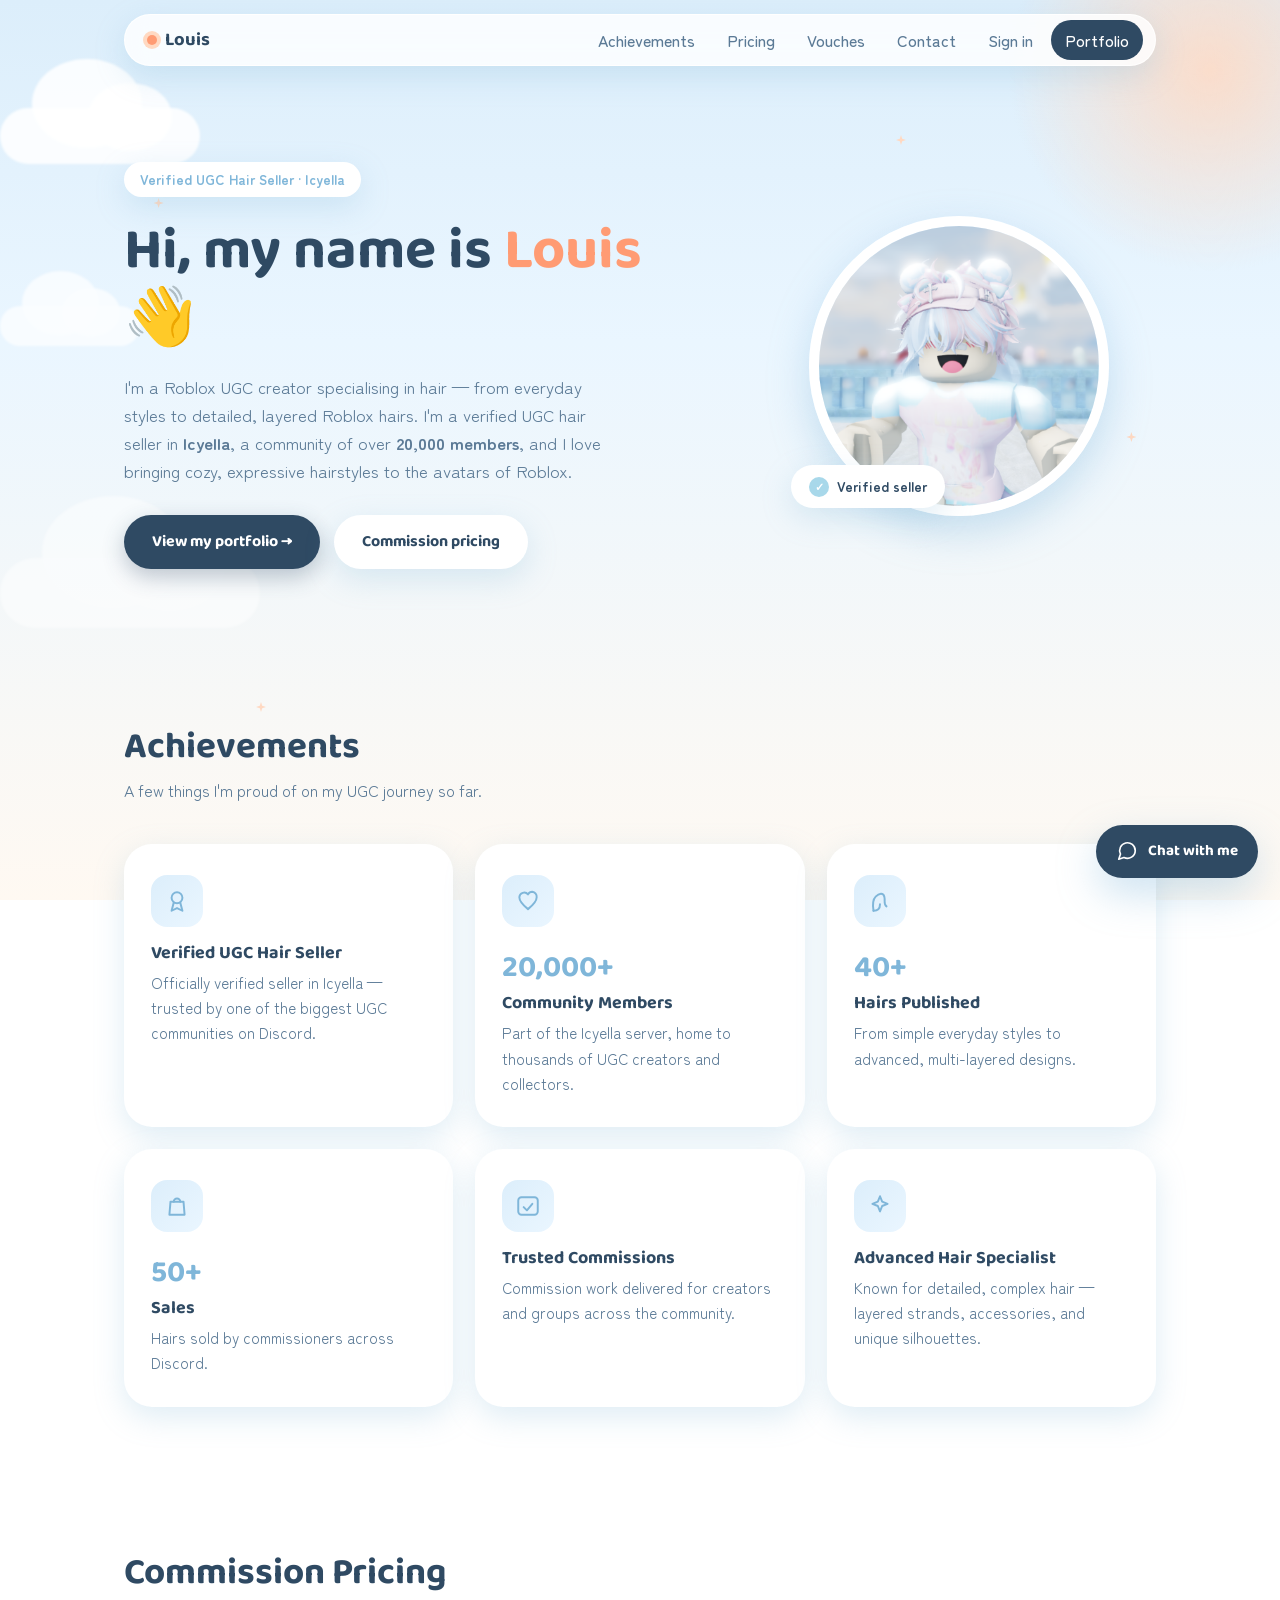
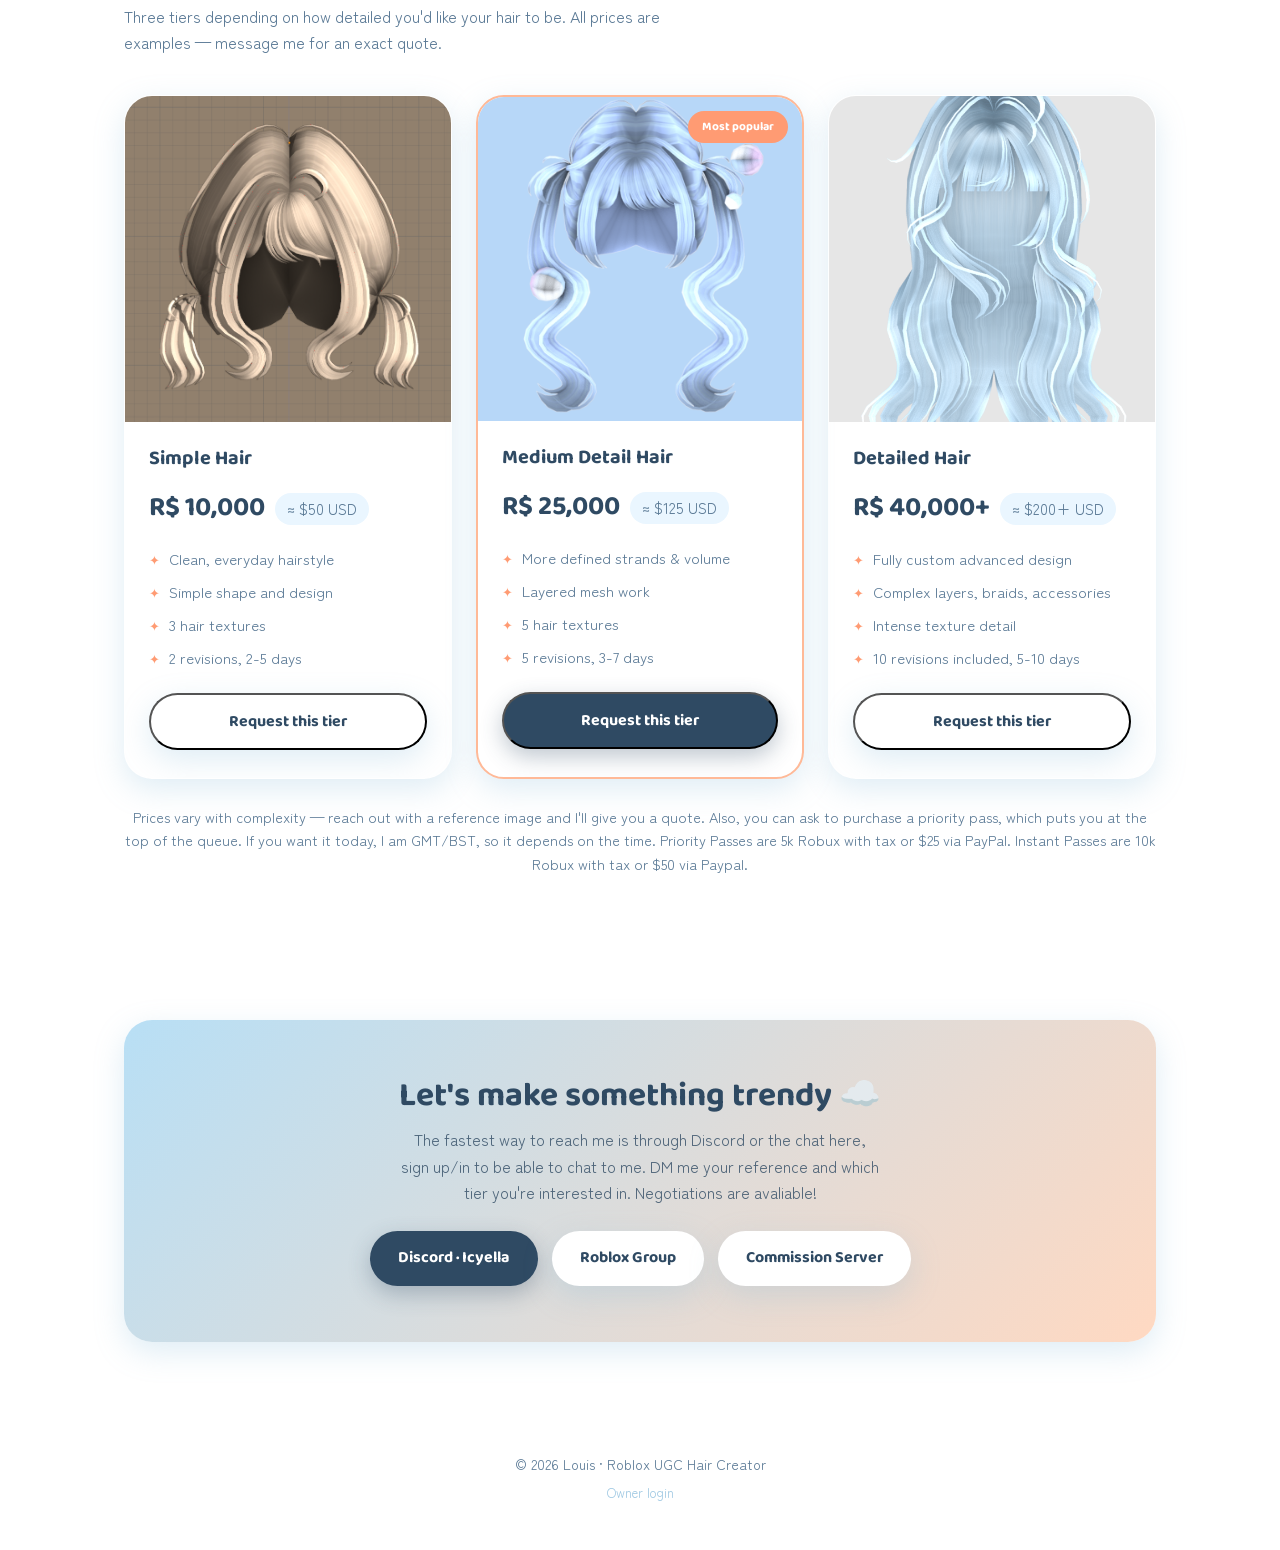
<file: index.html>
<!DOCTYPE html>
<html lang="en">
<head>
  <meta charset="UTF-8">
  <meta name="viewport" content="width=device-width, initial-scale=1.0">
  <title>Louis · Roblox UGC Hair Creator</title>
  <meta name="description" content="Louis — verified Roblox UGC hair creator. Portfolio and commission pricing for simple, medium, and complex hair.">
  <link rel="preconnect" href="https://fonts.googleapis.com">
  <link rel="preconnect" href="https://fonts.gstatic.com" crossorigin>
  <link href="https://fonts.googleapis.com/css2?family=Baloo+2:wght@500;600;700&family=Zen+Maru+Gothic:wght@400;500;700&display=swap" rel="stylesheet">
  <link rel="stylesheet" href="css/style.css">
</head>
<body>

  <!-- Drifting sky decor -->
  <div class="sky" aria-hidden="true">
    <div class="sun"></div>
    <div class="cloud cloud-1"></div>
    <div class="cloud cloud-2"></div>
    <div class="cloud cloud-3"></div>
    <div class="spark spark-1"></div>
    <div class="spark spark-2"></div>
    <div class="spark spark-3"></div>
    <div class="spark spark-4"></div>
  </div>

  <header class="site-header">
    <nav class="nav-pill">
      <a class="brand" href="index.html"><span class="dot"></span>Louis</a>
      <button class="nav-toggle" aria-label="Open menu" aria-expanded="false">☰</button>
      <ul class="nav-links">
        <li><a href="#achievements">Achievements</a></li>
        <li><a href="#pricing">Pricing</a></li>
        <li><a href="vouches.html">Vouches</a></li>
        <li><a href="#contact">Contact</a></li>
        <li id="nav-auth"><a href="account.html">Sign in</a></li>
        <li><a class="nav-cta" href="portfolio.html">Portfolio</a></li>
      </ul>
    </nav>
  </header>

  <main class="page">

    <!-- ================= HERO ================= -->
    <section class="hero">
      <div>
        <span class="hero-eyebrow">Verified UGC Hair Seller · Icyella</span>
        <h1>Hi, my name is <span class="accent">Louis</span> <span class="wave">👋</span></h1>
        <!-- PLACEHOLDER: replace with your own bio -->
        <p>
          I'm a Roblox UGC creator specialising in hair — from  everyday styles
          to detailed, layered Roblox hairs. I'm a verified UGC hair seller in
          <strong>Icyella</strong>, a community of over <strong>20,000 members</strong>,
          and I love bringing cozy, expressive hairstyles to the avatars of Roblox.
        </p>
        <div class="hero-actions">
          <a class="btn btn-primary" href="portfolio.html">View my portfolio →</a>
          <a class="btn btn-soft" href="#pricing">Commission pricing</a>
        </div>
      </div>
      <div class="hero-portrait">
        <!-- PLACEHOLDER: swap assets/avatar.svg for your Roblox avatar render -->
        <img src="assets/hihi.png" alt="Louis's avatar">
        <div class="hero-badge"><span class="check">✓</span> Verified seller</div>
      </div>
    </section>

    <!-- ================= ACHIEVEMENTS ================= -->
    <section id="achievements">
      <h2 class="section-title reveal">Achievements</h2>
      <p class="section-sub reveal">A few things I'm proud of on my UGC journey so far.</p>
      <div class="card-grid">
        <div class="cloud-card reveal">
          <div class="icon">
            <svg viewBox="0 0 24 24" fill="none" stroke="currentColor" stroke-width="1.8" stroke-linecap="round" stroke-linejoin="round"><circle cx="12" cy="9" r="5"/><path d="M9 13.5 7 21l5-2.5L17 21l-2-7.5"/></svg>
          </div>
          <h3>Verified UGC Hair Seller</h3>
          <p>Officially verified seller in Icyella — trusted by one of the biggest UGC communities on Discord.</p>
        </div>
        <div class="cloud-card reveal reveal-d1">
          <div class="icon">
            <svg viewBox="0 0 24 24" fill="none" stroke="currentColor" stroke-width="1.8" stroke-linecap="round" stroke-linejoin="round"><path d="M16 3.5a4.5 4.5 0 0 0-4 2.4A4.5 4.5 0 0 0 4 8.5c0 4.5 8 11 8 11s8-6.5 8-11a4.5 4.5 0 0 0-4-5Z"/></svg>
          </div>
          <div class="stat">20,000+</div>
          <h3>Community Members</h3>
          <p>Part of the Icyella server, home to thousands of UGC creators and collectors.</p>
        </div>
        <div class="cloud-card reveal reveal-d2">
          <div class="icon">
            <svg viewBox="0 0 24 24" fill="none" stroke="currentColor" stroke-width="1.8" stroke-linecap="round" stroke-linejoin="round"><path d="M6 21c-1-6-1-10 2-13S15 4 16 8s-1 7 2 9"/><path d="M6 21c4 0 6-2 6-6"/></svg>
          </div>
          <!-- PLACEHOLDER: replace with your real number of published hairs -->
          <div class="stat">40+</div>
          <h3>Hairs Published</h3>
          <p>From simple everyday styles to advanced, multi-layered designs.</p>
        </div>
        <div class="cloud-card reveal">
          <div class="icon">
            <svg viewBox="0 0 24 24" fill="none" stroke="currentColor" stroke-width="1.8" stroke-linecap="round" stroke-linejoin="round"><path d="M6 8h12l1 12H5L6 8Z"/><path d="M9 8a3 3 0 0 1 6 0"/></svg>
          </div>
          <!-- PLACEHOLDER: replace with your real sales milestone -->
          <div class="stat">50+</div>
          <h3>Sales</h3>
          <p>Hairs sold by commissioners across Discord.</p>
        </div>
        <div class="cloud-card reveal reveal-d1">
          <div class="icon">
            <svg viewBox="0 0 24 24" fill="none" stroke="currentColor" stroke-width="1.8" stroke-linecap="round" stroke-linejoin="round"><path d="M8 13l3 3 5-6"/><rect x="3" y="4" width="18" height="16" rx="3"/></svg>
          </div>
          <h3>Trusted Commissions</h3>
          <!-- PLACEHOLDER: replace with a real highlight (collabs, features, etc.) -->
          <p>Commission work delivered for creators and groups across the community.</p>
        </div>
        <div class="cloud-card reveal reveal-d2">
          <div class="icon">
            <svg viewBox="0 0 24 24" fill="none" stroke="currentColor" stroke-width="1.8" stroke-linecap="round" stroke-linejoin="round"><path d="M12 3l2 5 5 2-5 2-2 5-2-5-5-2 5-2 2-5Z"/></svg>
          </div>
          <h3>Advanced Hair Specialist</h3>
          <p>Known for detailed, complex hair — layered strands, accessories, and unique silhouettes.</p>
        </div>
      </div>
    </section>

    <!-- ================= PRICING ================= -->
    <section id="pricing">
      <h2 class="section-title reveal">Commission Pricing</h2>
      <p class="section-sub reveal">Three tiers depending on how detailed you'd like your hair to be. All prices are examples — message me for an exact quote.</p>
      <div class="pricing-grid">

        <div class="price-card reveal">
          <figure>
            <!-- PLACEHOLDER: swap for a render of one of your simple hairs -->
            <img src="assets/simple.webp" alt="Example of a simple hair commission">
          </figure>
          <div class="price-body">
            <h3>Simple Hair</h3>
            <div class="price-tag">
              <!-- PLACEHOLDER PRICES: replace with your real rates -->
              <span class="price-rbx">R$ 10,000</span>
              <span class="price-usd">≈ $50 USD</span>
            </div>
            <ul>
              <li>Clean, everyday hairstyle</li>
              <li>Simple shape and design</li>
              <li>3 hair textures </li>
              <li>2 revisions, 2-5 days</li>
            </ul>
            <button class="btn btn-soft request-tier" data-tier="Simple Hair" type="button">Request this tier</button>
          </div>
        </div>

        <div class="price-card featured reveal reveal-d1">
          <span class="featured-tag">Most popular</span>
          <figure>
            <!-- PLACEHOLDER: swap for a render of one of your medium-detail hairs -->
            <img src="assets/medium.webp" alt="Example of a medium detail hair commission">
          </figure>
          <div class="price-body">
            <h3>Medium Detail Hair</h3>
            <div class="price-tag">
              <!-- PLACEHOLDER PRICES: replace with your real rates -->
              <span class="price-rbx">R$ 25,000</span>
              <span class="price-usd">≈ $125 USD</span>
            </div>
            <ul>
              <li>More defined strands &amp; volume</li>
              <li>Layered mesh work</li>
              <li>5 hair textures</li>
              <li>5 revisions, 3-7 days</li>
            </ul>
            <button class="btn btn-primary request-tier" data-tier="Medium Detail Hair" type="button">Request this tier</button>
          </div>
        </div>

        <div class="price-card reveal reveal-d2">
          <figure>
            <!-- PLACEHOLDER: swap for a render of one of your complex hairs -->
            <img src="assets/complex.webp" alt="Example of a detailed and complex hair commission">
          </figure>
          <div class="price-body">
            <h3>Detailed Hair</h3>
            <div class="price-tag">
              <!-- PLACEHOLDER PRICES: replace with your real rates -->
              <span class="price-rbx">R$ 40,000+</span>
              <span class="price-usd">≈ $200+ USD</span>
            </div>
            <ul>
              <li>Fully custom advanced design</li>
              <li>Complex layers, braids, accessories</li>
              <li>Intense texture detail</li>
              <li>10 revisions included, 5-10 days</li>
            </ul>
            <button class="btn btn-soft request-tier" data-tier="Detailed Hair" type="button">Request this tier</button>
          </div>
        </div>

      </div>
      <p class="pricing-note">Prices vary with complexity — reach out with a reference image and I'll give you a quote. Also, you can ask to purchase a priority pass, which puts you at the top of the queue. If you want it today, I am GMT/BST, so it depends on the time. Priority Passes are 5k Robux with tax or $25 via PayPal. Instant Passes are 10k Robux with tax or $50 via Paypal.</p>
    </section>

    <!-- ================= CONTACT ================= -->
    <section id="contact">
      <div class="contact-card reveal">
        <h2>Let's make something trendy ☁️</h2>
        <p>The fastest way to reach me is through Discord or the chat here, sign up/in to be able to chat to me. DM me your reference and which tier you're interested in. Negotiations are avaliable!</p>
        <div class="contact-links">
          <!-- The URL goes in href="". target="_blank" opens it in a new tab. -->
          <a class="btn btn-primary" href="https://discord.gg/icyella" target="_blank" rel="noopener noreferrer">Discord · Icyella</a>
          <a class="btn btn-soft" href="https://www.roblox.com/communities/35115132/shopkawaii#!/about" target="_blank" rel="noopener noreferrer">Roblox Group</a>
          <a class="btn btn-soft" href="https://discord.gg/symhb46stD" target="_blank" rel="noopener noreferrer">Commission Server</a>
        </div>
      </div>
    </section>

  </main>

  <footer class="site-footer">
    © 2026 Louis · Roblox UGC Hair Creator
    <br>
    <a class="owner-login" href="admin/">Owner login</a>
  </footer>

  <!-- Floating chat button -->
  <a class="chat-fab" href="chat.html" aria-label="Chat with Louis">
    <svg viewBox="0 0 24 24" fill="none" stroke="currentColor" stroke-width="1.8" stroke-linecap="round" stroke-linejoin="round"><path d="M21 11.5a8.5 8.5 0 0 1-12.3 7.6L3 21l1.9-5.7A8.5 8.5 0 1 1 21 11.5Z"/></svg>
    <span class="fab-label">Chat with me</span>
  </a>

  <!-- "Request this tier" popup: choose how to contact Louis -->
  <div class="tier-modal" id="tier-modal" hidden>
    <div class="tier-card cloud-card">
      <button class="tier-close" id="tier-close" aria-label="Close">✕</button>
      <h3 id="tier-modal-title">Request a commission</h3>
      <p>How would you like to contact me?</p>
      <div class="tier-options">
        <a class="btn btn-primary" id="tier-chat-link" href="chat.html">
          <svg viewBox="0 0 24 24" fill="none" stroke="currentColor" stroke-width="1.8" stroke-linecap="round" stroke-linejoin="round" width="18" height="18"><path d="M21 11.5a8.5 8.5 0 0 1-12.3 7.6L3 21l1.9-5.7A8.5 8.5 0 1 1 21 11.5Z"/></svg>
          Chat with me on the website
        </a>
        <a class="btn btn-soft" href="https://discord.gg/icyella" target="_blank" rel="noopener noreferrer">Discord · Icyella</a>
        <a class="btn btn-soft" href="https://discord.gg/symhb46stD" target="_blank" rel="noopener noreferrer">Commission Server</a>
        <a class="btn btn-soft" href="https://www.roblox.com/communities/35115132/shopkawaii#!/about" target="_blank" rel="noopener noreferrer">Roblox Group</a>
      </div>
      <p class="hint">Website chat uses a free account — you can track your order status there too ✨</p>
    </div>
  </div>

  <script src="js/main.js"></script>
  <script type="module" src="js/nav-auth.js"></script>
</body>
</html>
</file>
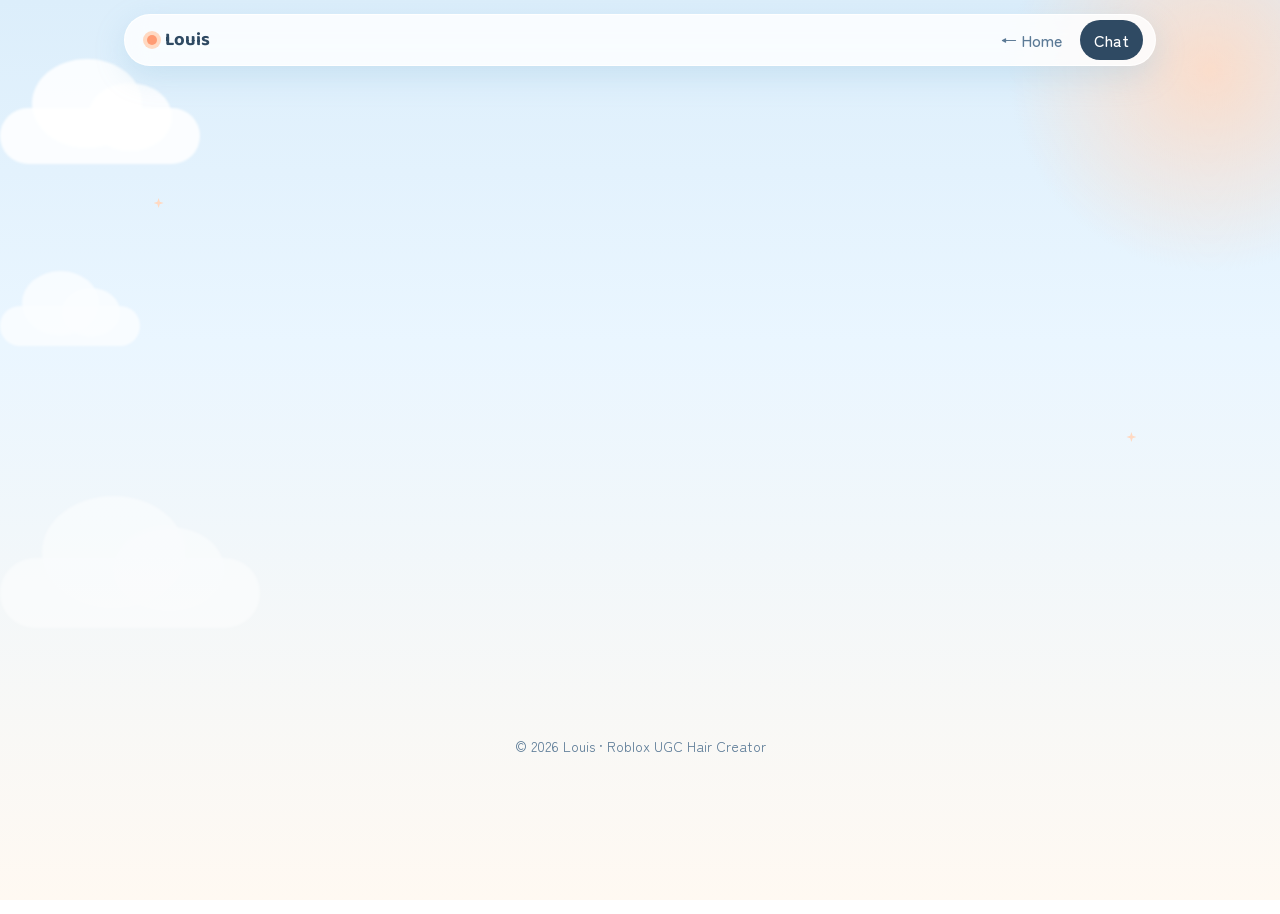
<file: account.html>
<!DOCTYPE html>
<html lang="en">
<head>
  <meta charset="UTF-8">
  <meta name="viewport" content="width=device-width, initial-scale=1.0">
  <title>Account · Louis — UGC Hair Creator</title>
  <meta name="robots" content="noindex">
  <link rel="preconnect" href="https://fonts.googleapis.com">
  <link rel="preconnect" href="https://fonts.gstatic.com" crossorigin>
  <link href="https://fonts.googleapis.com/css2?family=Baloo+2:wght@500;600;700&family=Zen+Maru+Gothic:wght@400;500;700&display=swap" rel="stylesheet">
  <link rel="stylesheet" href="css/style.css">
</head>
<body>

  <div class="sky" aria-hidden="true">
    <div class="sun"></div>
    <div class="cloud cloud-1"></div>
    <div class="cloud cloud-2"></div>
    <div class="cloud cloud-3"></div>
    <div class="spark spark-1"></div>
    <div class="spark spark-2"></div>
  </div>

  <header class="site-header">
    <nav class="nav-pill">
      <a class="brand" href="index.html"><span class="dot"></span>Louis</a>
      <ul class="nav-links">
        <li><a href="index.html">← Home</a></li>
        <li><a class="nav-cta" href="chat.html">Chat</a></li>
      </ul>
    </nav>
  </header>

  <main class="page auth-page">

    <!-- ============ SIGNED OUT: auth forms ============ -->
    <div id="auth-shell" class="auth-shell" hidden>
      <div class="auth-card cloud-card">
        <div class="auth-tabs">
          <button class="auth-tab is-active" data-tab="signin" type="button">Sign in</button>
          <button class="auth-tab" data-tab="signup" type="button">Create account</button>
        </div>

        <!-- Sign in -->
        <form id="signin-form" class="auth-form">
          <h2>Welcome back</h2>
          <label>Email
            <input type="email" name="email" autocomplete="email" required>
          </label>
          <label>Password
            <input type="password" name="password" autocomplete="current-password" required>
          </label>
          <button class="btn btn-primary" type="submit">Sign in</button>
          <button type="button" class="link-btn" id="forgot-link">Forgot your password?</button>
          <p class="form-msg" id="signin-msg" role="alert"></p>
        </form>

        <!-- Sign up -->
        <form id="signup-form" class="auth-form" hidden>
          <h2>Create your account</h2>
          <p class="auth-intro">Make an account to chat with me about your commission and track your order.</p>
          <label>Display name
            <input type="text" name="username" autocomplete="nickname" maxlength="32" placeholder="What should I call you?" required>
          </label>
          <label>Email
            <input type="email" name="email" autocomplete="email" required>
          </label>
          <label>Password
            <input type="password" name="password" autocomplete="new-password" minlength="6" placeholder="At least 6 characters" required>
          </label>
          <button class="btn btn-primary" type="submit">Create account</button>
          <p class="form-msg" id="signup-msg" role="alert"></p>
        </form>
      </div>
    </div>

    <!-- ============ SIGNED IN: profile editor ============ -->
    <div id="profile-shell" class="auth-shell" hidden>
      <div class="auth-card cloud-card">
        <h2>Your profile</h2>
        <div class="profile-banner" id="profile-banner">
          <label class="btn btn-soft btn-sm file-btn banner-btn">
            Change banner
            <input type="file" id="banner-input" accept="image/*" hidden>
          </label>
        </div>
        <div class="profile-avatar-row">
          <img id="profile-avatar" class="profile-avatar" src="assets/avatar.svg" alt="Your avatar">
          <div>
            <label class="btn btn-soft file-btn">
              Change picture
              <input type="file" id="avatar-input" accept="image/*" hidden>
            </label>
            <p class="hint">Square images look best.</p>
          </div>
        </div>
        <label>Display name
          <input type="text" id="username-input" maxlength="32">
        </label>
        <label>About you
          <textarea id="description-input" class="profile-textarea" rows="3" maxlength="300"
            placeholder="A short bio — e.g. what you love about UGC hair…"></textarea>
        </label>
        <div class="profile-actions">
          <button class="btn btn-primary" id="save-profile" type="button">Save changes</button>
          <a class="btn btn-soft" href="chat.html">Go to chat →</a>
        </div>
        <p class="form-msg" id="profile-msg" role="alert"></p>

        <hr class="soft-divider">

        <!-- ===== Advanced settings ===== -->
        <details class="adv-settings">
          <summary>Advanced settings</summary>

          <div class="adv-block">
            <h3>Account info</h3>
            <dl class="account-info">
              <dt>Email</dt><dd id="acc-email">—</dd>
              <dt>Member since</dt><dd id="acc-since">—</dd>
              <dt>Account type</dt><dd id="acc-role">—</dd>
            </dl>
          </div>

          <div class="adv-block">
            <h3>Change password</h3>
            <label>New password
              <input type="password" id="new-password" autocomplete="new-password" minlength="6" placeholder="At least 6 characters">
            </label>
            <label>Confirm new password
              <input type="password" id="confirm-password" autocomplete="new-password" placeholder="Type it again">
            </label>
            <button class="btn btn-soft btn-sm" id="change-password" type="button">Update password</button>
            <p class="form-msg" id="password-msg" role="alert"></p>
          </div>

          <div class="adv-block">
            <h3>Ads</h3>
            <p class="hint">Ad settings will go here — coming soon.</p>
          </div>
        </details>

        <hr class="soft-divider">
        <button class="link-btn danger" id="signout-btn" type="button">Sign out</button>
      </div>
    </div>

  </main>

  <footer class="site-footer">
    © 2026 Louis · Roblox UGC Hair Creator
  </footer>

  <script type="module" src="js/account.js"></script>
</body>
</html>
</file>
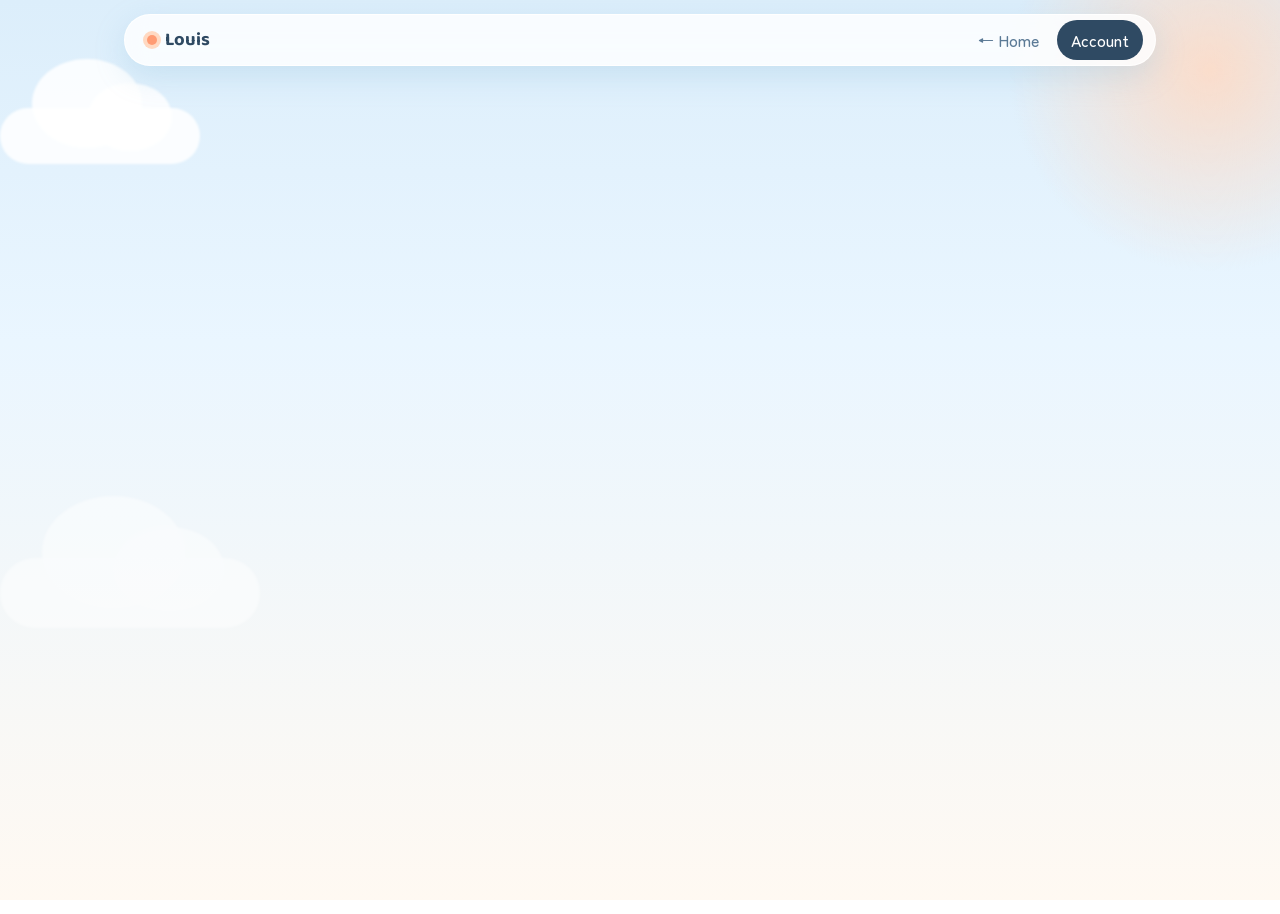
<file: chat.html>
<!DOCTYPE html>
<html lang="en">
<head>
  <meta charset="UTF-8">
  <meta name="viewport" content="width=device-width, initial-scale=1.0">
  <title>Chat · Louis — UGC Hair Creator</title>
  <meta name="robots" content="noindex">
  <link rel="preconnect" href="https://fonts.googleapis.com">
  <link rel="preconnect" href="https://fonts.gstatic.com" crossorigin>
  <link href="https://fonts.googleapis.com/css2?family=Baloo+2:wght@500;600;700&family=Zen+Maru+Gothic:wght@400;500;700&display=swap" rel="stylesheet">
  <link rel="stylesheet" href="css/style.css">
</head>
<body class="chat-body">

  <div class="sky" aria-hidden="true">
    <div class="sun"></div>
    <div class="cloud cloud-1"></div>
    <div class="cloud cloud-3"></div>
  </div>

  <header class="site-header">
    <nav class="nav-pill">
      <a class="brand" href="index.html"><span class="dot"></span>Louis</a>
      <ul class="nav-links">
        <li><a href="index.html">← Home</a></li>
        <li id="nav-account-slot"><a class="nav-cta" href="account.html">Account</a></li>
      </ul>
    </nav>
  </header>

  <main class="page chat-page">

    <!-- ============ SIGNED OUT ============ -->
    <div id="signed-out" class="chat-signed-out cloud-card" hidden>
      <h2>Sign in to chat with me</h2>
      <p>Create a free account (or sign in) to message me about your commission and follow your order.</p>
      <a class="btn btn-primary" href="account.html">Sign in / Create account</a>
    </div>

    <!-- ============ CUSTOMER VIEW ============ -->
    <div id="customer-view" class="chat-customer" hidden>
      <section class="chat-window cloud-card">
        <div class="chat-window-head">
          <img src="assets/avatar.svg" alt="" class="chat-head-avatar">
          <div>
            <strong>Louis</strong>
            <span class="chat-head-sub">UGC Hair Creator</span>
          </div>
          <button class="chat-fs-btn" id="cust-fs-btn" type="button" title="Fullscreen"></button>
        </div>
        <div class="chat-messages" id="cust-messages"></div>
        <div class="attach-strip" id="cust-attach-strip" hidden></div>
        <form class="chat-composer" id="cust-composer">
          <label class="chat-attach" title="Attach files (up to 30 MB each)">
            <input type="file" id="cust-file" multiple hidden>
            <svg viewBox="0 0 24 24" fill="none" stroke="currentColor" stroke-width="1.8" stroke-linecap="round" stroke-linejoin="round"><path d="M21 11.5 12.5 20a5 5 0 0 1-7-7l8-8a3.5 3.5 0 0 1 5 5l-8 8a2 2 0 0 1-3-3l7.5-7.5"/></svg>
          </label>
          <button type="button" class="chat-attach chat-emoji-btn" id="cust-emoji-btn" title="Emojis">
            <svg viewBox="0 0 24 24" fill="none" stroke="currentColor" stroke-width="1.8" stroke-linecap="round" stroke-linejoin="round"><circle cx="12" cy="12" r="9"/><path d="M8.5 14.5a4 4 0 0 0 7 0"/><path d="M9 9.5h.01M15 9.5h.01"/></svg>
          </button>
          <textarea id="cust-input" class="composer-input" rows="1" maxlength="1000" placeholder="Type your message… (Shift+Enter for a new line)"></textarea>
          <button class="btn btn-primary" type="submit">Send</button>
          <div class="emoji-popover" id="cust-emoji-pop" hidden></div>
        </form>
      </section>
      <aside class="order-panel cloud-card">
        <h3>Your orders</h3>
        <p class="hint" id="cust-orders-empty">No orders yet. Once we agree on a commission, I'll add it here so you can track it.</p>
        <div id="cust-orders"></div>
      </aside>
    </div>

    <!-- ============ OWNER DASHBOARD ============ -->
    <div id="owner-view" class="chat-owner" hidden>
      <!-- conversations sidebar -->
      <aside class="conv-list cloud-card">
        <h3>Conversations</h3>
        <input type="search" class="conv-search" id="conv-search" placeholder="Search DMs…" autocomplete="off">
        <button class="btn btn-soft btn-sm notif-btn" id="notif-btn" type="button" hidden>🔔 Enable notifications</button>
        <div id="conv-items"></div>
        <p class="hint" id="conv-empty" hidden>No customer messages yet.</p>
        <p class="hint" id="conv-no-match" hidden>No DMs match that search.</p>
      </aside>

      <!-- chat window -->
      <section class="chat-window cloud-card">
        <div class="chat-window-head" id="owner-chat-head">
          <span class="chat-head-sub">Select a conversation</span>
        </div>
        <div class="chat-messages" id="owner-messages"></div>
        <div class="attach-strip" id="owner-attach-strip" hidden></div>
        <form class="chat-composer" id="owner-composer" hidden>
          <label class="chat-attach" title="Attach files (up to 30 MB each)">
            <input type="file" id="owner-file" multiple hidden>
            <svg viewBox="0 0 24 24" fill="none" stroke="currentColor" stroke-width="1.8" stroke-linecap="round" stroke-linejoin="round"><path d="M21 11.5 12.5 20a5 5 0 0 1-7-7l8-8a3.5 3.5 0 0 1 5 5l-8 8a2 2 0 0 1-3-3l7.5-7.5"/></svg>
          </label>
          <button type="button" class="chat-attach chat-emoji-btn" id="owner-emoji-btn" title="Emojis">
            <svg viewBox="0 0 24 24" fill="none" stroke="currentColor" stroke-width="1.8" stroke-linecap="round" stroke-linejoin="round"><circle cx="12" cy="12" r="9"/><path d="M8.5 14.5a4 4 0 0 0 7 0"/><path d="M9 9.5h.01M15 9.5h.01"/></svg>
          </button>
          <textarea id="owner-input" class="composer-input" rows="1" maxlength="1000" placeholder="Reply… (Shift+Enter for a new line)"></textarea>
          <button class="btn btn-primary" type="submit">Send</button>
          <div class="emoji-popover" id="owner-emoji-pop" hidden></div>
        </form>
      </section>

      <!-- orders + todos panel -->
      <aside class="order-panel cloud-card" id="owner-side" hidden>
        <div class="panel-section">
          <div class="panel-head">
            <h3>Orders</h3>
            <button class="btn btn-soft btn-sm" id="add-order" type="button">+ Add</button>
          </div>
          <div id="owner-orders"></div>
        </div>
        <hr class="soft-divider">
        <div class="panel-section">
          <h3>Auto-welcome reply</h3>
          <p class="hint">Sent automatically the first time a new customer messages you. Edit the wording however you like.</p>
          <textarea id="autoreply-input" class="autoreply-box" rows="5" maxlength="1000" placeholder="Hi! Please send your reference, which tier, and any deadline…"></textarea>
          <button class="btn btn-soft btn-sm" id="autoreply-save" type="button">Save auto-reply</button>
          <p class="form-msg" id="autoreply-msg"></p>
        </div>
        <hr class="soft-divider">
        <div class="panel-section">
          <div class="panel-head">
            <h3>Custom emojis</h3>
            <button class="btn btn-soft btn-sm" id="emoji-toggle" type="button">Hide</button>
          </div>
          <div id="emoji-body">
          <p class="hint">Upload little images anyone can drop into chat by typing <code>:name:</code>.</p>
          <form class="emoji-add" id="emoji-add">
            <input type="text" id="emoji-name" placeholder="name (a–z, 0–9, _)" maxlength="32" autocomplete="off">
            <label class="file-btn btn btn-soft btn-sm">
              Choose image <input type="file" id="emoji-file" accept="image/*" hidden>
            </label>
            <button class="btn btn-primary btn-sm" type="submit">Add</button>
          </form>
          <p class="form-msg" id="emoji-msg"></p>
          <div class="emoji-manage" id="emoji-manage"></div>
          </div>
        </div>
      </aside>

      <!-- Message history: its own full-width section below the chat (owner only) -->
      <section class="cloud-card history-panel" id="owner-history-section" hidden>
        <div class="panel-head">
          <h3>Message history</h3>
          <button class="btn btn-soft btn-sm" id="history-toggle" type="button">Hide</button>
        </div>
        <div id="history-body" class="history-split">
          <div class="history-col">
            <h4>Deleted messages</h4>
            <p class="hint">Only you can see these. You can restore any of them.</p>
            <div id="owner-history"></div>
            <p class="hint" id="owner-history-empty">No deleted messages here.</p>
          </div>
          <div class="history-col">
            <h4>Edited messages</h4>
            <p class="hint">What each message said before it was edited.</p>
            <div id="owner-edits"></div>
            <p class="hint" id="owner-edits-empty">No edited messages here.</p>
          </div>
        </div>
      </section>

      <!-- To-do list: its own full-width section (owner only) -->
      <section class="cloud-card todo-panel" id="owner-todo-section">
        <div class="panel-head">
          <h3>My to-do list</h3>
          <button class="btn btn-soft btn-sm" id="todo-toggle" type="button">Hide</button>
        </div>
        <div id="todo-body">
          <form class="todo-add" id="todo-add">
            <input type="text" id="todo-input" placeholder="Task title…" autocomplete="off" maxlength="120" required>
            <input type="text" id="todo-desc" placeholder="Description (optional)…" autocomplete="off" maxlength="400">
            <button class="btn btn-soft btn-sm" type="submit">Add</button>
          </form>
          <div id="todo-list"></div>
        </div>
      </section>
    </div>

  </main>

  <!-- Profile card popup: opens when you click someone's name/avatar in chat -->
  <div class="profile-modal" id="profile-modal" hidden>
    <div class="profile-card cloud-card">
      <button class="profile-card-close" id="profile-card-close" aria-label="Close">✕</button>
      <div class="profile-card-banner" id="pc-banner"></div>
      <img class="profile-card-avatar" id="pc-avatar" src="assets/avatar.svg" alt="">
      <div class="profile-card-body">
        <strong id="pc-name">User</strong>
        <span class="profile-card-role" id="pc-role">Customer</span>
        <p class="profile-card-desc" id="pc-desc"></p>
      </div>
    </div>
  </div>

  <script type="module" src="js/chat.js"></script>
</body>
</html>
</file>
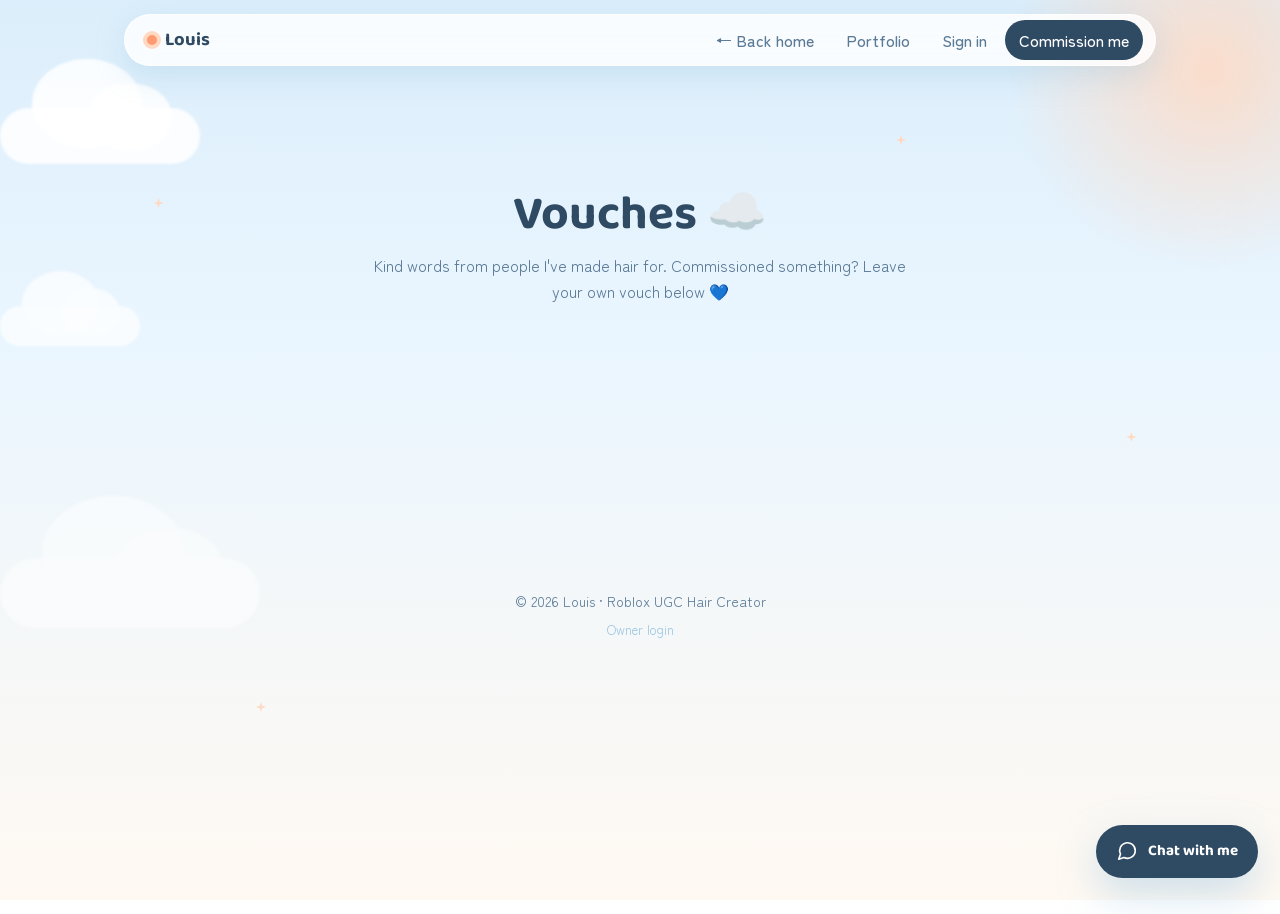
<file: vouches.html>
<!DOCTYPE html>
<html lang="en">
<head>
  <meta charset="UTF-8">
  <meta name="viewport" content="width=device-width, initial-scale=1.0">
  <title>Vouches · Louis — UGC Hair Creator</title>
  <meta name="description" content="Reviews and vouches from customers who commissioned Roblox UGC hair from Louis.">
  <link rel="preconnect" href="https://fonts.googleapis.com">
  <link rel="preconnect" href="https://fonts.gstatic.com" crossorigin>
  <link href="https://fonts.googleapis.com/css2?family=Baloo+2:wght@500;600;700&family=Zen+Maru+Gothic:wght@400;500;700&display=swap" rel="stylesheet">
  <link rel="stylesheet" href="css/style.css">
</head>
<body>

  <!-- Drifting sky decor -->
  <div class="sky" aria-hidden="true">
    <div class="sun"></div>
    <div class="cloud cloud-1"></div>
    <div class="cloud cloud-2"></div>
    <div class="cloud cloud-3"></div>
    <div class="spark spark-1"></div>
    <div class="spark spark-2"></div>
    <div class="spark spark-3"></div>
    <div class="spark spark-4"></div>
  </div>

  <header class="site-header">
    <nav class="nav-pill">
      <a class="brand" href="index.html"><span class="dot"></span>Louis</a>
      <button class="nav-toggle" aria-label="Open menu" aria-expanded="false">☰</button>
      <ul class="nav-links">
        <li><a href="index.html">← Back home</a></li>
        <li><a href="portfolio.html">Portfolio</a></li>
        <li id="nav-auth"><a href="account.html">Sign in</a></li>
        <li><a class="nav-cta" href="index.html#contact">Commission me</a></li>
      </ul>
    </nav>
  </header>

  <main class="page">

    <!-- ================= HERO / SUMMARY ================= -->
    <section class="vouch-hero">
      <h1>Vouches ☁️</h1>
      <p>Kind words from people I've made hair for. Commissioned something? Leave your own vouch below 💙</p>
      <div class="vouch-summary" id="vouch-summary" hidden>
        <div class="vouch-avg" id="vouch-avg">0.0</div>
        <div>
          <div class="vouch-avg-stars" id="vouch-avg-stars" aria-hidden="true"></div>
          <div class="vouch-count" id="vouch-count">No vouches yet</div>
        </div>
      </div>
    </section>

    <!-- ================= LEAVE A VOUCH ================= -->
    <section class="vouch-form-section" style="padding-top: 0;">
      <!-- Signed out: prompt to log in -->
      <div class="cloud-card vouch-signin" id="vouch-signin" hidden>
        <h2>Want to leave a vouch?</h2>
        <p>Sign in to your account to rate your commission and post a review.</p>
        <a class="btn btn-primary" href="account.html">Sign in / Create account</a>
      </div>

      <!-- Signed in: the form -->
      <form class="cloud-card vouch-form" id="vouch-form" hidden>
        <h2 id="vouch-form-title">Leave a vouch</h2>
        <p class="hint" id="vouch-form-hint">Tap the stars to rate, then write a quick comment.</p>

        <div class="star-picker" id="star-picker" role="radiogroup" aria-label="Rating out of 5 stars">
          <button type="button" class="star-btn" data-value="1" aria-label="1 star">☆</button>
          <button type="button" class="star-btn" data-value="2" aria-label="2 stars">☆</button>
          <button type="button" class="star-btn" data-value="3" aria-label="3 stars">☆</button>
          <button type="button" class="star-btn" data-value="4" aria-label="4 stars">☆</button>
          <button type="button" class="star-btn" data-value="5" aria-label="5 stars">☆</button>
        </div>

        <textarea id="vouch-comment" class="vouch-textarea" rows="4" maxlength="500"
          placeholder="How was your commission? e.g. Super happy with my hair, fast and friendly!"></textarea>

        <div class="vouch-form-actions">
          <button class="btn btn-primary" type="submit" id="vouch-submit">Post vouch</button>
          <button class="link-btn danger" type="button" id="vouch-delete" hidden>Remove my vouch</button>
        </div>
        <p class="form-msg" id="vouch-msg"></p>
      </form>
    </section>

    <!-- ================= THE WALL ================= -->
    <section class="vouch-wall-section" style="padding-top: 0;">
      <div class="vouch-wall" id="vouch-wall"></div>
      <p class="gallery-empty" id="vouch-empty" hidden>No vouches yet — be the first to leave one!</p>
    </section>

  </main>

  <footer class="site-footer">
    © 2026 Louis · Roblox UGC Hair Creator
    <br>
    <a class="owner-login" href="admin/">Owner login</a>
  </footer>

  <!-- Floating chat button -->
  <a class="chat-fab" href="chat.html" aria-label="Chat with Louis">
    <svg viewBox="0 0 24 24" fill="none" stroke="currentColor" stroke-width="1.8" stroke-linecap="round" stroke-linejoin="round"><path d="M21 11.5a8.5 8.5 0 0 1-12.3 7.6L3 21l1.9-5.7A8.5 8.5 0 1 1 21 11.5Z"/></svg>
    <span class="fab-label">Chat with me</span>
  </a>

  <script src="js/main.js"></script>
  <script type="module" src="js/nav-auth.js"></script>
  <script type="module" src="js/vouches.js"></script>
</body>
</html>
</file>
<file: css/style.css>
/* ==========================================================================
   Louis — UGC Hair Creator · cozy anime-morning theme
   Palette: soft sky blues + warm lamplight peach, white cloud cards
   ========================================================================== */

:root {
  --sky-050: #f2faff;
  --sky-100: #eaf6ff;
  --sky-200: #dceefb;
  --sky-300: #b8dff5;
  --sky-400: #a8d8ea;
  --sky-500: #7fb6d9;
  --ink: #2f4a63;
  --ink-soft: #5b7a96;
  --peach: #ffb997;
  --peach-deep: #ff9b73;
  --peach-glow: #ffd9c2;
  --cream: #fff9f2;
  --card: #ffffff;
  --radius-lg: 28px;
  --radius-md: 18px;
  --shadow-soft: 0 10px 30px rgba(127, 182, 217, 0.25);
  --shadow-hover: 0 16px 40px rgba(127, 182, 217, 0.38);
  --font-display: "Baloo 2", "Zen Maru Gothic", sans-serif;
  --font-body: "Zen Maru Gothic", "Baloo 2", sans-serif;
}

* { margin: 0; padding: 0; box-sizing: border-box; }

/* The `hidden` attribute must always win, even when author CSS sets a
   `display` on the same element (e.g. flex/grid layouts toggled in JS). */
[hidden] { display: none !important; }

html { scroll-behavior: smooth; }

body {
  font-family: var(--font-body);
  color: var(--ink);
  background: linear-gradient(180deg, var(--sky-200) 0%, var(--sky-100) 38%, var(--cream) 100%);
  background-attachment: fixed;
  min-height: 100vh;
  overflow-x: hidden;
  line-height: 1.65;
}

h1, h2, h3 { font-family: var(--font-display); line-height: 1.2; }

img { max-width: 100%; display: block; }

a { color: inherit; }

::selection { background: var(--peach-glow); color: var(--ink); }

/* --------------------------------------------------------------------------
   Sky decor: drifting clouds + sun glow + floating sparkles
   -------------------------------------------------------------------------- */

.sky {
  position: fixed;
  inset: 0;
  pointer-events: none;
  z-index: 0;
  overflow: hidden;
}

.sun {
  position: absolute;
  top: -140px;
  right: -140px;
  width: 420px;
  height: 420px;
  border-radius: 50%;
  background: radial-gradient(circle, rgba(255, 217, 194, 0.85) 0%, rgba(255, 217, 194, 0) 68%);
}

.cloud {
  position: absolute;
  background: rgba(255, 255, 255, 0.85);
  border-radius: 100px;
  filter: blur(1px);
  animation: drift linear infinite;
}
.cloud::before,
.cloud::after {
  content: "";
  position: absolute;
  background: inherit;
  border-radius: 50%;
}
.cloud::before { width: 55%; height: 160%; left: 16%; bottom: 28%; }
.cloud::after  { width: 42%; height: 120%; right: 14%; bottom: 24%; }

.cloud-1 { width: 200px; height: 56px; top: 12%;  animation-duration: 85s; }
.cloud-2 { width: 140px; height: 40px; top: 34%;  animation-duration: 110s; animation-delay: -40s; opacity: 0.8; }
.cloud-3 { width: 260px; height: 70px; top: 62%;  animation-duration: 140s; animation-delay: -75s; opacity: 0.55; }

@keyframes drift {
  from { left: -320px; }
  to   { left: 110%; }
}

.spark {
  position: absolute;
  width: 10px;
  height: 10px;
  background: var(--peach-glow);
  clip-path: polygon(50% 0, 62% 38%, 100% 50%, 62% 62%, 50% 100%, 38% 62%, 0 50%, 38% 38%);
  animation: twinkle 4s ease-in-out infinite;
}
.spark-1 { top: 22%; left: 12%; animation-delay: 0s; }
.spark-2 { top: 48%; left: 88%; animation-delay: 1.3s; }
.spark-3 { top: 78%; left: 20%; animation-delay: 2.2s; }
.spark-4 { top: 15%; left: 70%; animation-delay: 3s; }

@keyframes twinkle {
  0%, 100% { opacity: 0.15; transform: scale(0.7) rotate(0deg); }
  50%      { opacity: 0.9;  transform: scale(1.15) rotate(20deg); }
}

@media (prefers-reduced-motion: reduce) {
  .cloud, .spark { animation: none; }
  html { scroll-behavior: auto; }
}

/* --------------------------------------------------------------------------
   Layout shell
   -------------------------------------------------------------------------- */

.page {
  position: relative;
  z-index: 1;
  max-width: 1080px;
  margin: 0 auto;
  padding: 0 24px;
}

section { padding: 72px 0; }

.section-title {
  font-size: clamp(1.7rem, 4vw, 2.3rem);
  margin-bottom: 8px;
}

.section-sub {
  color: var(--ink-soft);
  margin-bottom: 40px;
  max-width: 560px;
}

.title-doodle {
  display: inline-block;
  margin-left: 10px;
  transform: translateY(2px);
}

/* --------------------------------------------------------------------------
   Header / nav
   -------------------------------------------------------------------------- */

.site-header {
  position: sticky;
  top: 14px;
  z-index: 50;
  margin: 14px auto 0;
  max-width: 1080px;
  padding: 0 24px;
}

.nav-pill {
  display: flex;
  align-items: center;
  justify-content: space-between;
  gap: 16px;
  background: rgba(255, 255, 255, 0.82);
  backdrop-filter: blur(12px);
  border: 1px solid rgba(255, 255, 255, 0.9);
  border-radius: 999px;
  padding: 10px 12px 10px 22px;
  box-shadow: var(--shadow-soft);
}

.brand {
  font-family: var(--font-display);
  font-weight: 700;
  font-size: 1.15rem;
  text-decoration: none;
  display: flex;
  align-items: center;
  gap: 8px;
}

.brand .dot {
  width: 10px;
  height: 10px;
  border-radius: 50%;
  background: var(--peach-deep);
  box-shadow: 0 0 0 4px var(--peach-glow);
}

.nav-links {
  display: flex;
  align-items: center;
  gap: 4px;
  list-style: none;
}

.nav-links a {
  text-decoration: none;
  font-weight: 500;
  color: var(--ink-soft);
  padding: 8px 14px;
  border-radius: 999px;
  transition: background 0.25s, color 0.25s;
}

.nav-links a:hover { background: var(--sky-100); color: var(--ink); }

.nav-links a.nav-cta {
  background: var(--ink);
  color: #fff;
}
.nav-links a.nav-cta:hover { background: var(--sky-500); }

.nav-toggle {
  display: none;
  background: none;
  border: none;
  font-size: 1.5rem;
  color: var(--ink);
  cursor: pointer;
  padding: 6px 12px;
}

/* --------------------------------------------------------------------------
   Hero
   -------------------------------------------------------------------------- */

.hero {
  display: grid;
  grid-template-columns: 1.2fr 0.8fr;
  align-items: center;
  gap: 48px;
  padding: 96px 0 84px;
}

.hero-eyebrow {
  display: inline-flex;
  align-items: center;
  gap: 8px;
  background: #fff;
  border-radius: 999px;
  padding: 6px 16px;
  font-size: 0.85rem;
  font-weight: 700;
  color: var(--sky-500);
  box-shadow: var(--shadow-soft);
  margin-bottom: 20px;
}

.hero h1 {
  font-size: clamp(2.4rem, 6vw, 3.6rem);
  margin-bottom: 18px;
}

.hero h1 .wave { display: inline-block; animation: wave 2.4s ease-in-out infinite; transform-origin: 70% 70%; }

@keyframes wave {
  0%, 55%, 100% { transform: rotate(0deg); }
  60% { transform: rotate(18deg); }
  70% { transform: rotate(-8deg); }
  80% { transform: rotate(14deg); }
  90% { transform: rotate(-4deg); }
}

.hero .accent { color: var(--peach-deep); }

.hero p {
  color: var(--ink-soft);
  font-size: 1.06rem;
  max-width: 480px;
  margin-bottom: 30px;
}

.hero-actions { display: flex; gap: 14px; flex-wrap: wrap; }

.btn {
  font-family: var(--font-display);
  font-weight: 700;
  font-size: 1rem;
  text-decoration: none;
  border-radius: 999px;
  padding: 14px 28px;
  transition: transform 0.25s, box-shadow 0.25s, background 0.25s;
  display: inline-flex;
  align-items: center;
  gap: 8px;
}

.btn-primary {
  background: var(--ink);
  color: #fff;
  box-shadow: 0 8px 22px rgba(47, 74, 99, 0.3);
}
.btn-primary:hover { transform: translateY(-3px); background: var(--sky-500); box-shadow: var(--shadow-hover); }

.btn-soft {
  background: #fff;
  color: var(--ink);
  box-shadow: var(--shadow-soft);
}
.btn-soft:hover { transform: translateY(-3px); background: var(--peach-glow); box-shadow: var(--shadow-hover); }

.hero-portrait { position: relative; justify-self: center; }

.hero-portrait img {
  width: min(300px, 70vw);
  aspect-ratio: 1 / 1;
  object-fit: cover;
  border-radius: 50%;
  border: 10px solid #fff;
  box-shadow: var(--shadow-hover);
  animation: float 6s ease-in-out infinite;
}

@keyframes float {
  0%, 100% { transform: translateY(0); }
  50%      { transform: translateY(-14px); }
}

.hero-badge {
  position: absolute;
  bottom: 8px;
  left: -18px;
  background: #fff;
  border-radius: 999px;
  padding: 10px 18px;
  font-weight: 700;
  font-size: 0.85rem;
  box-shadow: var(--shadow-soft);
  display: flex;
  align-items: center;
  gap: 8px;
  animation: float 6s ease-in-out infinite reverse;
}

.hero-badge .check {
  width: 20px;
  height: 20px;
  border-radius: 50%;
  background: var(--sky-400);
  color: #fff;
  display: grid;
  place-items: center;
  font-size: 0.7rem;
}

/* --------------------------------------------------------------------------
   Cards (achievements)
   -------------------------------------------------------------------------- */

.card-grid {
  display: grid;
  grid-template-columns: repeat(3, 1fr);
  gap: 22px;
}

.cloud-card {
  background: var(--card);
  border-radius: var(--radius-lg);
  padding: 30px 26px;
  box-shadow: var(--shadow-soft);
  transition: transform 0.3s, box-shadow 0.3s;
  border: 1px solid rgba(255, 255, 255, 0.9);
}

.cloud-card:hover { transform: translateY(-6px); box-shadow: var(--shadow-hover); }

.cloud-card .icon {
  width: 52px;
  height: 52px;
  border-radius: 16px;
  background: linear-gradient(135deg, var(--sky-200), var(--sky-100));
  display: grid;
  place-items: center;
  color: var(--sky-500);
  margin-bottom: 16px;
}

.cloud-card .icon svg { width: 26px; height: 26px; }

.cloud-card h3 { font-size: 1.12rem; margin-bottom: 6px; }
.cloud-card p { color: var(--ink-soft); font-size: 0.95rem; }

.cloud-card .stat {
  font-family: var(--font-display);
  font-size: 1.9rem;
  font-weight: 700;
  color: var(--sky-500);
}

/* --------------------------------------------------------------------------
   Pricing
   -------------------------------------------------------------------------- */

.pricing-grid {
  display: grid;
  grid-template-columns: repeat(3, 1fr);
  gap: 24px;
  align-items: stretch;
}

.price-card {
  background: var(--card);
  border-radius: var(--radius-lg);
  overflow: hidden;
  box-shadow: var(--shadow-soft);
  border: 1px solid rgba(255, 255, 255, 0.9);
  display: flex;
  flex-direction: column;
  transition: transform 0.3s, box-shadow 0.3s;
}

.price-card:hover { transform: translateY(-6px); box-shadow: var(--shadow-hover); }

.price-card.featured {
  border: 2px solid var(--peach);
  position: relative;
}

.featured-tag {
  position: absolute;
  top: 14px;
  right: 14px;
  background: var(--peach-deep);
  color: #fff;
  font-family: var(--font-display);
  font-weight: 700;
  font-size: 0.75rem;
  padding: 6px 14px;
  border-radius: 999px;
  z-index: 2;
}

.price-card figure { position: relative; }
.price-card figure img { width: 100%; aspect-ratio: 1 / 1; object-fit: cover; }

.price-body { padding: 24px 24px 28px; display: flex; flex-direction: column; flex: 1; }

.price-body h3 { font-size: 1.25rem; margin-bottom: 4px; }

.price-tag {
  display: flex;
  align-items: baseline;
  gap: 10px;
  margin: 12px 0 16px;
}

.price-rbx {
  font-family: var(--font-display);
  font-size: 1.7rem;
  font-weight: 700;
  color: var(--ink);
}

.price-usd {
  color: var(--ink-soft);
  font-size: 0.95rem;
  background: var(--sky-100);
  border-radius: 999px;
  padding: 3px 12px;
}

.price-body ul {
  list-style: none;
  color: var(--ink-soft);
  font-size: 0.94rem;
  display: grid;
  gap: 8px;
  margin-bottom: 22px;
}

.price-body ul li::before {
  content: "✦";
  color: var(--peach-deep);
  margin-right: 9px;
  font-size: 0.8rem;
}

.price-body .btn { margin-top: auto; justify-content: center; }

.pricing-note {
  margin-top: 26px;
  text-align: center;
  color: var(--ink-soft);
  font-size: 0.9rem;
}

/* --------------------------------------------------------------------------
   Contact / footer
   -------------------------------------------------------------------------- */

.contact-card {
  background: linear-gradient(135deg, var(--sky-300), var(--peach-glow));
  border-radius: var(--radius-lg);
  padding: 56px 40px;
  text-align: center;
  box-shadow: var(--shadow-soft);
}

.contact-card h2 { font-size: clamp(1.6rem, 4vw, 2.1rem); margin-bottom: 10px; }
.contact-card p { color: var(--ink); opacity: 0.8; margin-bottom: 26px; max-width: 480px; margin-inline: auto; }

.contact-links { display: flex; justify-content: center; gap: 14px; flex-wrap: wrap; }

.site-footer {
  text-align: center;
  padding: 36px 0 44px;
  color: var(--ink-soft);
  font-size: 0.88rem;
  line-height: 2;
}

.owner-login {
  color: var(--sky-500);
  text-decoration: none;
  font-size: 0.82rem;
  opacity: 0.75;
  transition: opacity 0.2s;
}
.owner-login:hover { opacity: 1; text-decoration: underline; }

/* --------------------------------------------------------------------------
   Portfolio page
   -------------------------------------------------------------------------- */

.portfolio-hero { padding: 84px 0 30px; text-align: center; }
.portfolio-hero h1 { font-size: clamp(2rem, 5vw, 3rem); margin-bottom: 12px; }
.portfolio-hero p { color: var(--ink-soft); max-width: 520px; margin: 0 auto; }

.gallery {
  columns: 3 260px;
  column-gap: 22px;
  padding-bottom: 40px;
}

.gallery-item {
  break-inside: avoid;
  margin-bottom: 22px;
  background: var(--card);
  border-radius: var(--radius-md);
  overflow: hidden;
  box-shadow: var(--shadow-soft);
  cursor: zoom-in;
  transition: transform 0.3s, box-shadow 0.3s;
  border: 1px solid rgba(255, 255, 255, 0.9);
}

.gallery-item:hover { transform: translateY(-5px); box-shadow: var(--shadow-hover); }

.gallery-item img { width: 100%; }

.gallery-empty {
  color: var(--ink-soft);
  text-align: center;
  padding: 40px 0;
  column-span: all;
}

.gallery-item figcaption {
  padding: 14px 18px 16px;
  font-size: 0.92rem;
}

.gallery-item figcaption strong { font-family: var(--font-display); display: block; }
.gallery-item figcaption span { color: var(--ink-soft); font-size: 0.84rem; }

/* Lightbox */

.lightbox {
  position: fixed;
  inset: 0;
  background: rgba(47, 74, 99, 0.72);
  backdrop-filter: blur(8px);
  display: grid;
  place-items: center;
  z-index: 100;
  opacity: 0;
  pointer-events: none;
  transition: opacity 0.3s;
  padding: 24px;
}

.lightbox.open { opacity: 1; pointer-events: auto; }

.lightbox figure {
  max-width: min(680px, 92vw);
  background: #fff;
  border-radius: var(--radius-lg);
  overflow: hidden;
  box-shadow: 0 30px 80px rgba(0, 0, 0, 0.35);
  transform: scale(0.92);
  transition: transform 0.3s;
}

.lightbox.open figure { transform: scale(1); }

.lightbox img { width: 100%; max-height: 70vh; object-fit: contain; background: var(--sky-100); }

.lightbox figcaption { padding: 16px 22px; font-weight: 500; }
.lightbox figcaption span { color: var(--ink-soft); font-size: 0.88rem; display: block; }

.lightbox-close {
  position: absolute;
  top: 22px;
  right: 26px;
  background: #fff;
  border: none;
  width: 44px;
  height: 44px;
  border-radius: 50%;
  font-size: 1.15rem;
  color: var(--ink);
  cursor: pointer;
  box-shadow: var(--shadow-soft);
  transition: transform 0.2s;
}

.lightbox-close:hover { transform: rotate(90deg); }

/* --------------------------------------------------------------------------
   Scroll reveal
   -------------------------------------------------------------------------- */

.reveal {
  opacity: 0;
  transform: translateY(26px);
  transition: opacity 0.7s ease, transform 0.7s ease;
}

.reveal.shown { opacity: 1; transform: none; }

.reveal-d1 { transition-delay: 0.1s; }
.reveal-d2 { transition-delay: 0.2s; }
.reveal-d3 { transition-delay: 0.3s; }

@media (prefers-reduced-motion: reduce) {
  .reveal { opacity: 1; transform: none; transition: none; }
}

/* --------------------------------------------------------------------------
   Responsive
   -------------------------------------------------------------------------- */

@media (max-width: 860px) {
  .hero { grid-template-columns: 1fr; text-align: center; padding-top: 64px; }
  .hero p { margin-inline: auto; }
  .hero-actions { justify-content: center; }
  .hero-portrait { order: -1; }
  .card-grid, .pricing-grid { grid-template-columns: 1fr 1fr; }
}

@media (max-width: 640px) {
  .card-grid, .pricing-grid { grid-template-columns: 1fr; }

  .nav-toggle { display: block; }

  .nav-links {
    display: none;
    position: absolute;
    top: calc(100% + 10px);
    left: 24px;
    right: 24px;
    flex-direction: column;
    align-items: stretch;
    background: rgba(255, 255, 255, 0.96);
    backdrop-filter: blur(12px);
    border-radius: var(--radius-md);
    padding: 12px;
    box-shadow: var(--shadow-hover);
    text-align: center;
  }

  .nav-links.open { display: flex; }
}

/* ==========================================================================
   Accounts, chat & dashboard
   ========================================================================== */

/* Not-configured / info banner */
.notice-banner {
  background: #fff4e8;
  border: 1px solid var(--peach-glow);
  color: var(--ink);
  border-radius: var(--radius-md);
  padding: 14px 18px;
  margin: 90px auto 0;
  max-width: 720px;
  font-size: 0.92rem;
  box-shadow: var(--shadow-soft);
}
.notice-banner code {
  background: #fff;
  border-radius: 6px;
  padding: 1px 6px;
  font-size: 0.85em;
}

/* Floating chat button (on landing/portfolio) */
.chat-fab {
  position: fixed;
  right: 22px;
  bottom: 22px;
  z-index: 60;
  display: inline-flex;
  align-items: center;
  gap: 10px;
  background: var(--ink);
  color: #fff;
  text-decoration: none;
  font-family: var(--font-display);
  font-weight: 700;
  padding: 14px 20px;
  border-radius: 999px;
  box-shadow: var(--shadow-hover);
  transition: transform 0.25s, background 0.25s;
}
.chat-fab:hover { transform: translateY(-3px); background: var(--sky-500); }
.chat-fab svg { width: 22px; height: 22px; }
.chat-fab .fab-label { font-size: 0.95rem; }

/* Nav auth chip */
.nav-user {
  display: inline-flex;
  align-items: center;
  gap: 8px;
  padding: 6px 8px 6px 6px;
  border-radius: 999px;
  background: var(--sky-100);
  text-decoration: none;
  color: var(--ink);
  font-weight: 600;
  font-size: 0.9rem;
}
.nav-user img { width: 26px; height: 26px; border-radius: 50%; object-fit: cover; }

/* ---- Auth page ---- */
.auth-page { min-height: 70vh; display: grid; place-items: center; padding-top: 110px; padding-bottom: 60px; }
.auth-shell { width: 100%; max-width: 440px; }
.auth-card { padding: 30px 28px; }
.auth-tabs {
  display: flex; gap: 6px; background: var(--sky-100);
  border-radius: 999px; padding: 5px; margin-bottom: 22px;
}
.auth-tab {
  flex: 1; border: none; background: transparent; cursor: pointer;
  font-family: var(--font-display); font-weight: 700; color: var(--ink-soft);
  padding: 9px; border-radius: 999px; transition: background 0.2s, color 0.2s;
}
.auth-tab.is-active { background: #fff; color: var(--ink); box-shadow: var(--shadow-soft); }

.auth-form { display: flex; flex-direction: column; gap: 14px; }
.auth-form h2 { font-size: 1.4rem; }
.auth-intro { color: var(--ink-soft); font-size: 0.92rem; margin-top: -4px; }
.auth-form label, .auth-card label {
  display: flex; flex-direction: column; gap: 6px;
  font-weight: 600; font-size: 0.9rem; color: var(--ink);
}
.auth-form input, .auth-card input[type="text"], .auth-card input[type="email"],
.auth-card input[type="password"] {
  font-family: var(--font-body); font-size: 1rem;
  border: 1.5px solid var(--sky-200); border-radius: 12px;
  padding: 11px 14px; background: var(--sky-050); color: var(--ink);
  transition: border 0.2s, background 0.2s;
}
.auth-form input:focus, .auth-card input:focus {
  outline: none; border-color: var(--sky-400); background: #fff;
}
.auth-form .btn { margin-top: 4px; justify-content: center; }

.link-btn {
  background: none; border: none; cursor: pointer;
  color: var(--sky-500); font-family: var(--font-body); font-size: 0.88rem;
  padding: 4px; align-self: center; text-decoration: underline;
}
.link-btn.danger { color: var(--peach-deep); }

.form-msg { font-size: 0.88rem; min-height: 1.1em; text-align: center; margin: 0; }
.form-msg.error { color: #d9534f; }
.form-msg.success { color: #2fa36b; }
.form-msg.info { color: var(--ink-soft); }

.profile-avatar-row { display: flex; align-items: center; gap: 18px; margin-bottom: 8px; }
.profile-avatar {
  width: 84px; height: 84px; border-radius: 50%; object-fit: cover;
  border: 4px solid #fff; box-shadow: var(--shadow-soft);
}
.file-btn { cursor: pointer; display: inline-block; }
.hint { color: var(--ink-soft); font-size: 0.82rem; margin: 6px 0 0; }
.profile-actions { display: flex; gap: 12px; flex-wrap: wrap; margin-top: 6px; }
.soft-divider { border: none; border-top: 1px solid var(--sky-200); margin: 20px 0; }

/* profile: bio + advanced settings */
.profile-textarea {
  font-family: var(--font-body); font-size: 1rem; border: 1.5px solid var(--sky-200);
  border-radius: 12px; padding: 11px 14px; background: var(--sky-050); color: var(--ink); resize: vertical;
}
.profile-textarea:focus { outline: none; border-color: var(--sky-400); background: #fff; }
.adv-settings { border: 1px solid var(--sky-200); border-radius: 14px; padding: 2px 16px; background: var(--sky-050); }
.adv-settings summary { cursor: pointer; font-family: var(--font-display); font-weight: 600; padding: 12px 0; color: var(--ink); }
.adv-block { padding: 12px 0 16px; border-top: 1px solid var(--sky-200); display: flex; flex-direction: column; gap: 10px; }
.adv-block:first-of-type { border-top: none; }
.adv-block h3 { font-size: 1rem; }
.account-info { display: grid; grid-template-columns: auto 1fr; gap: 4px 16px; font-size: 0.9rem; margin: 0; }
.account-info dt { color: var(--ink-soft); }
.account-info dd { color: var(--ink); font-weight: 600; word-break: break-all; margin: 0; }

/* ---- Chat shared ---- */
.chat-page { padding-top: 100px; padding-bottom: 40px; }
.chat-signed-out { max-width: 460px; margin: 40px auto; padding: 40px 32px; text-align: center; }
.chat-signed-out .btn { margin-top: 18px; }

.chat-window { display: flex; flex-direction: column; min-height: 520px; min-width: 0; padding: 0; overflow: hidden; }
.chat-window-head {
  display: flex; align-items: center; gap: 12px;
  padding: 16px 20px; border-bottom: 1px solid var(--sky-100);
}
.chat-head-avatar { width: 42px; height: 42px; border-radius: 50%; object-fit: cover; }
.chat-head-sub { display: block; color: var(--ink-soft); font-size: 0.82rem; }
.chat-head-info { flex: 1; }
.chat-head-actions { display: flex; gap: 8px; }

.chat-messages {
  flex: 1; overflow-y: auto; padding: 20px; display: flex;
  flex-direction: column; gap: 10px; background: var(--sky-050);
  max-height: 60vh;
}
.msg-row { display: flex; }
.msg-row.mine { justify-content: flex-end; }
.msg-bubble {
  max-width: 78%; background: #fff; border-radius: 16px;
  padding: 9px 14px; box-shadow: var(--shadow-soft);
  display: flex; flex-direction: column; gap: 2px;
}
.msg-row.mine .msg-bubble { background: var(--sky-400); color: var(--ink); }
.msg-name { font-size: 0.72rem; font-weight: 700; color: var(--sky-500); }
.msg-row.mine .msg-name { color: var(--ink); opacity: 0.7; }
.msg-text { font-size: 0.95rem; white-space: pre-wrap; word-break: break-word; }
.msg-time { font-size: 0.68rem; color: var(--ink-soft); align-self: flex-end; }
.msg-row.mine .msg-time { color: var(--ink); opacity: 0.65; }

.chat-composer { display: flex; align-items: center; gap: 10px; padding: 14px 16px; border-top: 1px solid var(--sky-100); position: relative; }
.chat-composer input[type="text"] {
  flex: 1; min-width: 0; font-family: var(--font-body); font-size: 1rem;
  border: 1.5px solid var(--sky-200); border-radius: 999px;
  padding: 11px 18px; background: var(--sky-050);
}
.chat-composer .btn { flex-shrink: 0; }
.chat-composer input[type="text"]:focus { outline: none; border-color: var(--sky-400); background: #fff; }

.chat-attach {
  flex-shrink: 0; width: 42px; height: 42px; border-radius: 50%;
  display: grid; place-items: center; cursor: pointer;
  background: var(--sky-100); color: var(--sky-500); transition: background 0.2s, color 0.2s;
}
.chat-attach:hover { background: var(--sky-200); color: var(--ink); }
.chat-attach svg { width: 20px; height: 20px; }

.msg-image {
  margin-top: 4px; max-width: 100%; width: 220px; border-radius: 12px;
  display: block; background: var(--sky-100);
}
.msg-image-link { display: inline-block; }

/* File attachment message */
.msg-file {
  display: inline-flex; align-items: center; gap: 8px; margin-top: 4px;
  background: var(--sky-050); border: 1px solid var(--sky-200); border-radius: 10px;
  padding: 8px 12px; text-decoration: none; color: var(--ink);
  font-size: 0.86rem; max-width: 230px;
}
.msg-file:hover { background: var(--sky-100); }
.msg-file svg { width: 20px; height: 20px; flex-shrink: 0; color: var(--sky-500); }
.msg-file span { overflow: hidden; text-overflow: ellipsis; white-space: nowrap; }
.msg-row.mine .msg-file { background: rgba(255, 255, 255, 0.55); border-color: rgba(255, 255, 255, 0.7); }

/* Custom emoji inline in a message */
.chat-emoji { height: 1.4em; width: auto; vertical-align: -0.32em; display: inline-block; }

/* Emoji button reset (it reuses .chat-attach for shape) */
.chat-emoji-btn { border: none; font: inherit; }

/* Emoji picker popover */
.emoji-popover {
  position: absolute; bottom: 62px; left: 14px; z-index: 30;
  width: 244px; max-height: 210px; overflow-y: auto;
  background: #fff; border-radius: 16px; box-shadow: var(--shadow-hover);
  padding: 10px; display: flex; flex-wrap: wrap; gap: 6px; align-content: flex-start;
}
.emoji-popover button {
  background: none; border: none; cursor: pointer; padding: 4px; border-radius: 8px;
  line-height: 0;
}
.emoji-popover button:hover { background: var(--sky-100); }
.emoji-popover img { height: 28px; width: 28px; object-fit: contain; }
.emoji-pop-empty { color: var(--ink-soft); font-size: 0.82rem; width: 100%; margin: 4px; }

/* Owner emoji manager */
.emoji-add { display: flex; gap: 8px; flex-wrap: wrap; align-items: center; margin-bottom: 8px; }
.emoji-add input[type="text"] {
  flex: 1; min-width: 120px; font-family: var(--font-body);
  border: 1.5px solid var(--sky-200); border-radius: 10px;
  padding: 8px 12px; background: #fff; font-size: 0.9rem;
}
.emoji-add input[type="text"]:focus { outline: none; border-color: var(--sky-400); }
.emoji-manage { display: flex; flex-wrap: wrap; gap: 8px; }
.emoji-chip {
  display: inline-flex; align-items: center; gap: 6px;
  background: var(--sky-050); border: 1px solid var(--sky-200);
  border-radius: 10px; padding: 4px 6px 4px 8px; font-size: 0.8rem; color: var(--ink-soft);
}
.emoji-chip img { height: 22px; width: 22px; object-fit: contain; }
.emoji-chip button { background: none; border: none; cursor: pointer; color: var(--peach-deep); font-size: 0.9rem; line-height: 1; }
.emoji-chip button:hover { color: var(--peach-deep); }

/* ---- Message actions (edit / delete / pin) ---- */
.msg-bubble { position: relative; }
.msg-actions {
  position: absolute; top: -12px; right: 8px; display: none; gap: 2px;
  background: #fff; border: 1px solid var(--sky-200); border-radius: 999px;
  padding: 2px 4px; box-shadow: var(--shadow-soft); z-index: 5;
}
.msg-row.mine .msg-actions { right: auto; left: 8px; }
.msg-bubble:hover .msg-actions { display: flex; }
.msg-actions button {
  background: none; border: none; cursor: pointer; font-size: 0.82rem;
  line-height: 1; padding: 3px 5px; border-radius: 999px; color: var(--ink-soft);
}
.msg-actions button:hover { background: var(--sky-100); color: var(--ink); }

.msg-edited { font-size: 0.66rem; color: var(--ink-soft); opacity: 0.8; margin-left: 4px; }
.msg-row.mine .msg-edited { color: var(--ink); opacity: 0.6; }

.msg-bubble.pinned { box-shadow: 0 0 0 2px var(--peach) inset, var(--shadow-soft); }
.msg-pin-tag { font-size: 0.66rem; color: var(--peach-deep); font-weight: 700; }

/* inline edit box */
.msg-edit { display: flex; flex-direction: column; gap: 6px; }
.msg-edit textarea {
  font-family: var(--font-body); font-size: 0.95rem; border: 1.5px solid var(--sky-300);
  border-radius: 10px; padding: 6px 10px; background: #fff; resize: vertical; min-width: 180px;
}
.msg-edit-actions { display: flex; gap: 8px; }

/* pinned strip at the top of a chat window */
.pinned-bar {
  background: var(--cream); border-bottom: 1px solid var(--sky-100);
  padding: 8px 14px; display: flex; flex-direction: column; gap: 4px;
}
.pinned-bar-title { font-size: 0.72rem; font-weight: 700; color: var(--peach-deep); }
.pinned-bar button {
  background: none; border: none; text-align: left; cursor: pointer; width: 100%;
  font-family: var(--font-body); font-size: 0.82rem; color: var(--ink-soft);
  padding: 2px 0; overflow: hidden; text-overflow: ellipsis; white-space: nowrap;
}
.pinned-bar button:hover { color: var(--ink); }

/* owner-only full-width sections below the chat (message history, to-do list) */
.history-panel, .todo-panel { grid-column: 1 / -1; padding: 22px 24px; }
.history-panel h3, .todo-panel h3 { font-size: 1.05rem; margin-bottom: 6px; }
.history-panel #owner-history { margin-top: 12px; }
.todo-panel .todo-add { margin-top: 12px; max-width: 560px; flex-wrap: wrap; }

/* to-do title + description */
.todo-row label { align-items: flex-start; }
.todo-row input[type="checkbox"] { margin-top: 3px; }
.todo-text { display: flex; flex-direction: column; }
.todo-title { font-weight: 600; }
.todo-desc { font-size: 0.8rem; color: var(--ink-soft); font-weight: 400; }

/* uploading placeholder + spinner */
.msg-uploading { display: inline-flex; align-items: center; gap: 8px; font-size: 0.9rem; color: var(--ink-soft); font-style: italic; }
.spinner {
  width: 14px; height: 14px; border: 2px solid var(--sky-200); border-top-color: var(--sky-500);
  border-radius: 50%; animation: spin 0.7s linear infinite; flex-shrink: 0;
}
@keyframes spin { to { transform: rotate(360deg); } }

/* reactions under a message */
.reactions { display: flex; flex-wrap: wrap; gap: 4px; margin-top: 5px; }
.reaction-chip {
  display: inline-flex; align-items: center; gap: 3px; cursor: pointer;
  background: var(--sky-050); border: 1px solid var(--sky-200); border-radius: 999px;
  padding: 1px 8px; font-size: 0.86rem; color: var(--ink); line-height: 1.7;
}
.reaction-chip:hover { background: var(--sky-100); }
.reaction-chip.mine { background: var(--sky-200); border-color: var(--sky-400); }
.reaction-chip span { font-size: 0.72rem; font-weight: 700; color: var(--ink-soft); }
.reaction-chip .chat-emoji { height: 1.1em; vertical-align: -0.2em; }
.msg-row.mine .reaction-chip { background: rgba(255,255,255,0.5); border-color: rgba(255,255,255,0.7); }
.msg-row.mine .reaction-chip.mine { background: #fff; }

/* reaction picker popover (appended to body) */
.reaction-picker {
  position: absolute; z-index: 150; display: flex; flex-wrap: wrap; gap: 4px;
  max-width: 244px; background: #fff; border: 1px solid var(--sky-200);
  border-radius: 14px; padding: 8px; box-shadow: var(--shadow-hover);
}
.reaction-picker button {
  background: none; border: none; cursor: pointer; font-size: 1.15rem;
  line-height: 1; padding: 4px; border-radius: 8px;
}
.reaction-picker button:hover { background: var(--sky-100); }
.reaction-picker .chat-emoji { height: 1.35em; }

/* ---- DM search ---- */
.conv-search {
  width: 100%; font-family: var(--font-body); font-size: 0.88rem;
  border: 1.5px solid var(--sky-200); border-radius: 999px;
  padding: 8px 14px; background: var(--sky-050); color: var(--ink);
  margin-bottom: 10px;
}
.conv-search:focus { outline: none; border-color: var(--sky-400); background: #fff; }

/* ---- grouped image gallery (WhatsApp-style bubble) ---- */
.msg-gallery { display: grid; gap: 4px; margin-top: 4px; max-width: 240px; border-radius: 12px; overflow: hidden; }
.msg-gallery.g2, .msg-gallery.gmulti { grid-template-columns: 1fr 1fr; }
.msg-gallery .msg-image-link { display: block; }
.msg-gallery .msg-image { width: 100%; margin: 0; border-radius: 0; }
.msg-gallery.g1 .msg-image { width: 220px; height: auto; }
.msg-gallery.g2 .msg-image, .msg-gallery.gmulti .msg-image { height: 110px; object-fit: cover; }
.msg-gallery + .msg-text { margin-top: 6px; }

/* ---- Discord-like hover toolbar icons ---- */
.msg-actions button { display: grid; place-items: center; }
.msg-actions button svg { width: 16px; height: 16px; }
.msg-actions button.is-active { color: var(--peach-deep); }
.msg-actions button.danger:hover { background: #ffe0e0; color: #c0392b; }

/* ---- clickable names ---- */
.msg-name.clickable { cursor: pointer; }
.msg-name.clickable:hover { text-decoration: underline; }

/* ---- profile card modal ---- */
.profile-modal {
  position: fixed; inset: 0; z-index: 160;
  background: rgba(47, 74, 99, 0.45);
  display: grid; place-items: center; padding: 20px;
}
.profile-card {
  width: min(340px, 94vw); padding: 0 0 22px; overflow: hidden; position: relative;
}
.profile-card:hover { transform: none; box-shadow: var(--shadow-soft); }
.profile-card-banner {
  height: 110px;
  background: linear-gradient(120deg, var(--sky-300), var(--peach-glow));
  background-size: cover; background-position: center;
}
.profile-card-avatar {
  width: 76px; height: 76px; border-radius: 50%; object-fit: cover;
  border: 4px solid #fff; box-shadow: var(--shadow-soft);
  margin: -38px 0 0 20px; position: relative;
}
.profile-card-body { padding: 8px 20px 0; display: flex; flex-direction: column; gap: 3px; }
.profile-card-body strong { font-family: var(--font-display); font-size: 1.15rem; }
.profile-card-role { font-size: 0.78rem; color: var(--sky-500); font-weight: 700; }
.profile-card-desc { font-size: 0.9rem; color: var(--ink-soft); white-space: pre-wrap; word-break: break-word; margin-top: 6px; }
.profile-card-close {
  position: absolute; top: 10px; right: 12px; z-index: 2;
  width: 28px; height: 28px; border: none; border-radius: 999px; cursor: pointer;
  background: rgba(255, 255, 255, 0.85); color: var(--ink); font-size: 0.85rem;
}
.profile-card-close:hover { background: #fff; }

/* ---- message history split: deleted | edited ---- */
.history-split { display: grid; grid-template-columns: 1fr 1fr; gap: 24px; align-items: start; }
.history-col h4 { font-size: 0.95rem; margin-bottom: 2px; }
.history-col .hint { margin-bottom: 10px; }
@media (max-width: 760px) { .history-split { grid-template-columns: 1fr; } }
.edit-line { font-size: 0.84rem; word-break: break-word; white-space: pre-wrap; margin-top: 3px; }
.edit-original { color: var(--ink-soft); }
.edit-now { color: var(--ink); }
.edit-label {
  display: inline-block; font-size: 0.62rem; font-weight: 700; text-transform: uppercase;
  letter-spacing: 0.4px; margin-right: 7px; padding: 1px 7px; border-radius: 999px;
}
.edit-original .edit-label { background: #ffe0e0; color: #c0392b; }
.edit-now .edit-label { background: #d6f2e3; color: #1e7a4d; }

/* ---- multi-line composer (Enter sends, Shift+Enter = new line) ---- */
.chat-composer .composer-input {
  flex: 1; min-width: 0; font-family: var(--font-body); font-size: 1rem;
  border: 1.5px solid var(--sky-200); border-radius: 20px;
  padding: 11px 18px; background: var(--sky-050); color: var(--ink);
  resize: none; max-height: 120px; overflow-y: auto; line-height: 1.4;
}
.chat-composer .composer-input:focus { outline: none; border-color: var(--sky-400); background: #fff; }

/* ---- staged attachments (wait in the composer until Send) ---- */
.attach-strip {
  display: flex; flex-wrap: wrap; gap: 8px; align-items: center;
  padding: 10px 16px 0; border-top: 1px solid var(--sky-100); background: #fff;
}
.attach-item {
  position: relative; display: inline-flex; align-items: center;
  background: var(--sky-050); border: 1px solid var(--sky-200); border-radius: 10px;
  overflow: visible;
}
.attach-item img {
  width: 58px; height: 58px; object-fit: cover; border-radius: 9px; display: block;
}
.attach-file-name {
  max-width: 150px; padding: 8px 12px; font-size: 0.78rem; color: var(--ink);
  overflow: hidden; text-overflow: ellipsis; white-space: nowrap;
}
.attach-remove {
  position: absolute; top: -7px; right: -7px; width: 20px; height: 20px;
  border: none; border-radius: 999px; cursor: pointer; font-size: 0.68rem;
  background: var(--ink); color: #fff; line-height: 1; box-shadow: var(--shadow-soft);
}
.attach-remove:hover { background: #c0392b; }

/* ---- to-do pin ---- */
.todo-actions { display: inline-flex; align-items: center; gap: 4px; flex-shrink: 0; }
.todo-pin {
  background: none; border: none; cursor: pointer; padding: 3px;
  border-radius: 8px; color: var(--ink-soft); display: grid; place-items: center;
}
.todo-pin svg { width: 15px; height: 15px; }
.todo-pin:hover { background: var(--sky-100); color: var(--ink); }
.todo-pin.is-active { color: var(--peach-deep); }
.todo-row.pinned { background: var(--cream); border-radius: 10px; padding-left: 8px; padding-right: 8px; }
.todo-row .msg-pin-tag { font-size: 0.72rem; }

/* ---- unread badges (owner inbox) ---- */
.unread-badge {
  flex-shrink: 0; min-width: 19px; height: 19px; padding: 0 5px;
  display: inline-flex; align-items: center; justify-content: center;
  background: #e74c3c; color: #fff; border-radius: 999px;
  font-size: 0.68rem; font-weight: 700; line-height: 1;
}
.notif-btn { width: 100%; margin-bottom: 10px; justify-content: center; }
.fab-badge {
  position: absolute; bottom: -6px; right: -6px;
  min-width: 22px; height: 22px; padding: 0 5px;
  display: grid; place-items: center;
  background: #e74c3c; color: #fff; border-radius: 999px;
  font-size: 0.72rem; font-weight: 700; border: 2px solid #fff;
  box-shadow: var(--shadow-soft);
}

/* ---- fullscreen chat ---- */
.chat-fs-btn {
  margin-left: auto; flex-shrink: 0; width: 34px; height: 34px; border-radius: 50%;
  border: none; cursor: pointer; display: grid; place-items: center;
  background: var(--sky-100); color: var(--sky-500); transition: background 0.2s, color 0.2s;
}
.chat-fs-btn:hover { background: var(--sky-200); color: var(--ink); }
.chat-fs-btn svg { width: 16px; height: 16px; }
.chat-head-actions .chat-fs-btn { margin-left: 4px; }

.chat-window.fullscreen {
  position: fixed; inset: 12px; z-index: 100; min-height: 0;
}
.chat-window.fullscreen .chat-messages { max-height: none; }
body.chat-fs-open { overflow: hidden; }

/* ---- portfolio: owner add-piece form + remove buttons ---- */
.portfolio-add { max-width: 720px; margin: 0 auto 34px; padding: 24px 26px; }
.portfolio-add:hover { transform: none; box-shadow: var(--shadow-soft); }
.portfolio-add h3 { margin-bottom: 2px; }
.portfolio-add form { display: flex; flex-wrap: wrap; gap: 10px; align-items: center; margin-top: 14px; }
.portfolio-add input[type="text"] {
  flex: 1 1 160px; font-family: var(--font-body); font-size: 0.95rem;
  border: 1.5px solid var(--sky-200); border-radius: 12px;
  padding: 10px 14px; background: var(--sky-050); color: var(--ink);
}
.portfolio-add input[type="text"]:focus { outline: none; border-color: var(--sky-400); background: #fff; }
.portfolio-add .form-msg { text-align: left; margin-top: 8px; }

.gallery-item { position: relative; }
.piece-del {
  position: absolute; top: 10px; right: 10px; z-index: 3;
  width: 28px; height: 28px; border: none; border-radius: 999px; cursor: pointer;
  background: rgba(255, 255, 255, 0.9); color: #c0392b; font-size: 0.85rem;
  box-shadow: var(--shadow-soft);
}
.piece-del:hover { background: #ffe0e0; }

/* ---- "Request this tier" popup (pricing page) ---- */
.tier-modal {
  position: fixed; inset: 0; z-index: 120;
  background: rgba(47, 74, 99, 0.45);
  display: grid; place-items: center; padding: 20px;
}
.tier-card {
  width: min(400px, 94vw); padding: 30px 28px; position: relative; text-align: center;
}
.tier-card:hover { transform: none; box-shadow: var(--shadow-soft); }
.tier-card h3 { font-size: 1.3rem; margin-bottom: 4px; }
.tier-card > p { color: var(--ink-soft); margin-bottom: 18px; }
.tier-options { display: flex; flex-direction: column; gap: 10px; }
.tier-options .btn { justify-content: center; }
.tier-close {
  position: absolute; top: 12px; right: 14px;
  width: 28px; height: 28px; border: none; border-radius: 999px; cursor: pointer;
  background: var(--sky-100); color: var(--ink); font-size: 0.85rem;
}
.tier-close:hover { background: var(--sky-200); }
.tier-card .hint { margin-top: 14px; }

/* ---- profile page banner ---- */
.profile-banner {
  height: 110px; border-radius: 14px; margin-bottom: 6px;
  background: linear-gradient(120deg, var(--sky-300), var(--peach-glow));
  background-size: cover; background-position: center;
  display: flex; align-items: flex-end; justify-content: flex-end; padding: 10px;
}
.banner-btn { background: rgba(255, 255, 255, 0.9); }

.history-item {
  background: var(--sky-050); border: 1px solid var(--sky-200); border-radius: 12px;
  padding: 10px 12px; margin-bottom: 8px; font-size: 0.84rem;
}
.history-item .history-meta { color: var(--ink-soft); font-size: 0.72rem; margin-top: 4px; }
.history-item .history-text { color: var(--ink); white-space: pre-wrap; word-break: break-word; }
.history-item.restorable { display: flex; flex-direction: column; gap: 6px; }
.history-restore { align-self: flex-start; }
.msg-flash { animation: msgFlash 1.4s ease; }
@keyframes msgFlash { 0%, 40% { background: var(--peach-glow); } 100% { background: transparent; } }

.autoreply-box {
  width: 100%; font-family: var(--font-body); font-size: 0.9rem;
  border: 1.5px solid var(--sky-200); border-radius: 12px;
  padding: 10px 12px; background: #fff; resize: vertical; margin-bottom: 10px;
}
.autoreply-box:focus { outline: none; border-color: var(--sky-400); }

/* ---- Customer layout ---- */
.chat-customer { display: grid; grid-template-columns: 1fr 300px; gap: 22px; align-items: start; }

/* ---- Owner layout ---- */
.chat-owner { display: grid; grid-template-columns: 260px 1fr 320px; gap: 18px; align-items: start; }
.conv-list { padding: 18px 14px; max-height: 78vh; overflow-y: auto; }
.conv-list h3, .order-panel h3 { font-size: 1.05rem; margin-bottom: 12px; }
.conv-item {
  display: flex; align-items: center; gap: 10px; width: 100%;
  background: none; border: none; cursor: pointer; text-align: left;
  padding: 9px 10px; border-radius: 12px; transition: background 0.2s;
  font-family: var(--font-body);
}
.conv-item:hover { background: var(--sky-100); }
.conv-item.is-active { background: var(--sky-200); }
.conv-avatar { width: 34px; height: 34px; border-radius: 50%; object-fit: cover; }
.conv-name { flex: 1; font-weight: 600; color: var(--ink); font-size: 0.92rem; }
.pin-dot { font-size: 0.8rem; }
.ban-tag {
  background: #ffe0e0; color: #c0392b; font-size: 0.68rem;
  padding: 1px 6px; border-radius: 999px; font-weight: 700;
}

/* ---- Order + todo panel ---- */
.order-panel { padding: 20px 18px; max-height: 78vh; overflow-y: auto; }
.panel-head { display: flex; align-items: center; justify-content: space-between; margin-bottom: 10px; }
.panel-section { margin-bottom: 4px; }
.btn-sm { padding: 7px 14px; font-size: 0.82rem; }
.btn-danger { background: #f4b6ae; color: #7a271b; box-shadow: var(--shadow-soft); }
.btn-danger:hover { background: #ef9a8f; }

.order-card {
  background: var(--sky-050); border: 1px solid var(--sky-200);
  border-radius: 14px; padding: 14px; margin-bottom: 12px;
  display: flex; flex-direction: column; gap: 8px;
}
.order-card-top { display: flex; align-items: center; justify-content: space-between; gap: 8px; }
.order-card p { font-size: 0.88rem; color: var(--ink-soft); }
.order-meta { display: flex; align-items: center; gap: 8px; font-size: 0.82rem; color: var(--ink-soft); }
.order-card.editable input, .order-card.editable textarea, .order-card.editable select {
  font-family: var(--font-body); border: 1.5px solid var(--sky-200);
  border-radius: 10px; padding: 8px 10px; background: #fff; font-size: 0.9rem; width: 100%;
}
.order-title { font-weight: 700; }
.order-row { display: flex; gap: 10px; }
.order-row label { flex: 1; font-size: 0.78rem; color: var(--ink-soft); gap: 4px; }
.order-actions { justify-content: space-between; align-items: center; margin-top: 2px; }

.badge {
  font-size: 0.72rem; font-weight: 700; padding: 2px 9px; border-radius: 999px; white-space: nowrap;
}
.badge-ok { background: #d6f2e3; color: #1e7a4d; }
.badge-warn { background: #fdeecb; color: #a5730c; }
.badge-muted { background: var(--sky-200); color: var(--ink-soft); }
.badge-hot { background: #ffd7c7; color: #b5401d; }

.todo-add { display: flex; gap: 8px; margin-bottom: 12px; }
.todo-add input {
  flex: 1; font-family: var(--font-body); border: 1.5px solid var(--sky-200);
  border-radius: 10px; padding: 8px 12px; background: #fff; font-size: 0.9rem;
}
.todo-row {
  display: flex; align-items: center; justify-content: space-between;
  gap: 8px; padding: 7px 4px; border-bottom: 1px solid var(--sky-100);
}
.todo-row label { display: flex; align-items: center; gap: 8px; cursor: pointer; font-weight: 500; font-size: 0.92rem; }
.todo-row.done span { text-decoration: line-through; color: var(--ink-soft); }
.todo-del { font-size: 0.9rem; }

/* ---- Chat responsive ----
   The 3-column owner view needs a wide screen. Below ~1080px the Orders/side
   panel drops to full width UNDER the chat so the chat column keeps its room;
   below ~760px everything stacks into one column. */
@media (max-width: 1080px) {
  .chat-owner { grid-template-columns: 240px minmax(0, 1fr); }
  .chat-owner .order-panel { grid-column: 1 / -1; max-height: none; }
}
@media (max-width: 760px) {
  .chat-owner { grid-template-columns: 1fr; }
  .chat-customer { grid-template-columns: 1fr; }
  .conv-list, .order-panel { max-height: none; }
}

/* --------------------------------------------------------------------------
   Vouches wall
   -------------------------------------------------------------------------- */
.vouch-hero { text-align: center; padding-top: 120px; }
.vouch-hero h1 { font-size: clamp(2rem, 5vw, 3rem); }
.vouch-hero > p { color: var(--ink-soft); max-width: 560px; margin: 8px auto 0; }

.vouch-summary {
  display: inline-flex; align-items: center; gap: 16px; margin-top: 22px;
  background: #fff; border-radius: var(--radius-md);
  padding: 16px 26px; box-shadow: var(--shadow-soft);
}
.vouch-avg { font-family: var(--font-display); font-size: 2.4rem; font-weight: 700; color: var(--ink); line-height: 1; }
.vouch-avg-stars { color: var(--peach-deep); font-size: 1.15rem; letter-spacing: 2px; }
.vouch-count { color: var(--ink-soft); font-size: 0.86rem; margin-top: 2px; text-align: left; }

/* ---- Form ---- */
.vouch-form-section, .vouch-wall-section { max-width: 720px; margin: 0 auto; }
.vouch-signin { text-align: center; padding: 32px; }
.vouch-signin .btn { margin-top: 16px; }
.vouch-form { padding: 26px 28px; margin-top: 26px; }
.vouch-form h2 { font-size: 1.3rem; }

.star-picker { display: flex; gap: 4px; margin: 14px 0; }
.star-btn {
  background: none; border: none; cursor: pointer; padding: 2px;
  font-size: 2rem; line-height: 1; color: var(--sky-300);
  transition: transform 0.12s, color 0.12s;
}
.star-btn:hover { transform: scale(1.15); }
.star-btn.is-on { color: var(--peach-deep); }

.vouch-textarea {
  width: 100%; font-family: var(--font-body); font-size: 1rem;
  border: 1.5px solid var(--sky-200); border-radius: 12px;
  padding: 11px 14px; background: var(--sky-050); color: var(--ink);
  resize: vertical; transition: border 0.2s, background 0.2s;
}
.vouch-textarea:focus { outline: none; border-color: var(--sky-400); background: #fff; }
.vouch-form-actions { display: flex; align-items: center; gap: 16px; margin-top: 14px; flex-wrap: wrap; }

/* ---- Wall ---- */
.vouch-wall {
  margin-top: 30px;
  columns: 2; column-gap: 20px;
}
.vouch-card {
  break-inside: avoid; margin-bottom: 20px; padding: 20px 22px;
  display: inline-block; width: 100%;
}
.vouch-card:hover { transform: none; box-shadow: var(--shadow-soft); }
.vouch-card-head { display: flex; align-items: center; gap: 12px; margin-bottom: 10px; }
.vouch-avatar { width: 44px; height: 44px; border-radius: 50%; object-fit: cover; border: 3px solid #fff; box-shadow: var(--shadow-soft); }
.vouch-who { flex: 1; min-width: 0; }
.vouch-who strong { display: block; font-family: var(--font-display); font-size: 0.98rem; }
.vouch-you { color: var(--sky-500); font-weight: 600; font-size: 0.8rem; }
.vouch-date { color: var(--ink-soft); font-size: 0.78rem; }
.vouch-stars { color: var(--peach-deep); font-size: 1rem; letter-spacing: 1px; white-space: nowrap; }
.vouch-comment { color: var(--ink); font-size: 0.95rem; white-space: pre-wrap; word-break: break-word; }
.vouch-del { margin-top: 10px; padding: 2px; font-size: 0.82rem; }

@media (max-width: 620px) {
  .vouch-wall { columns: 1; }
  .vouch-hero { padding-top: 110px; }
}
</file>
